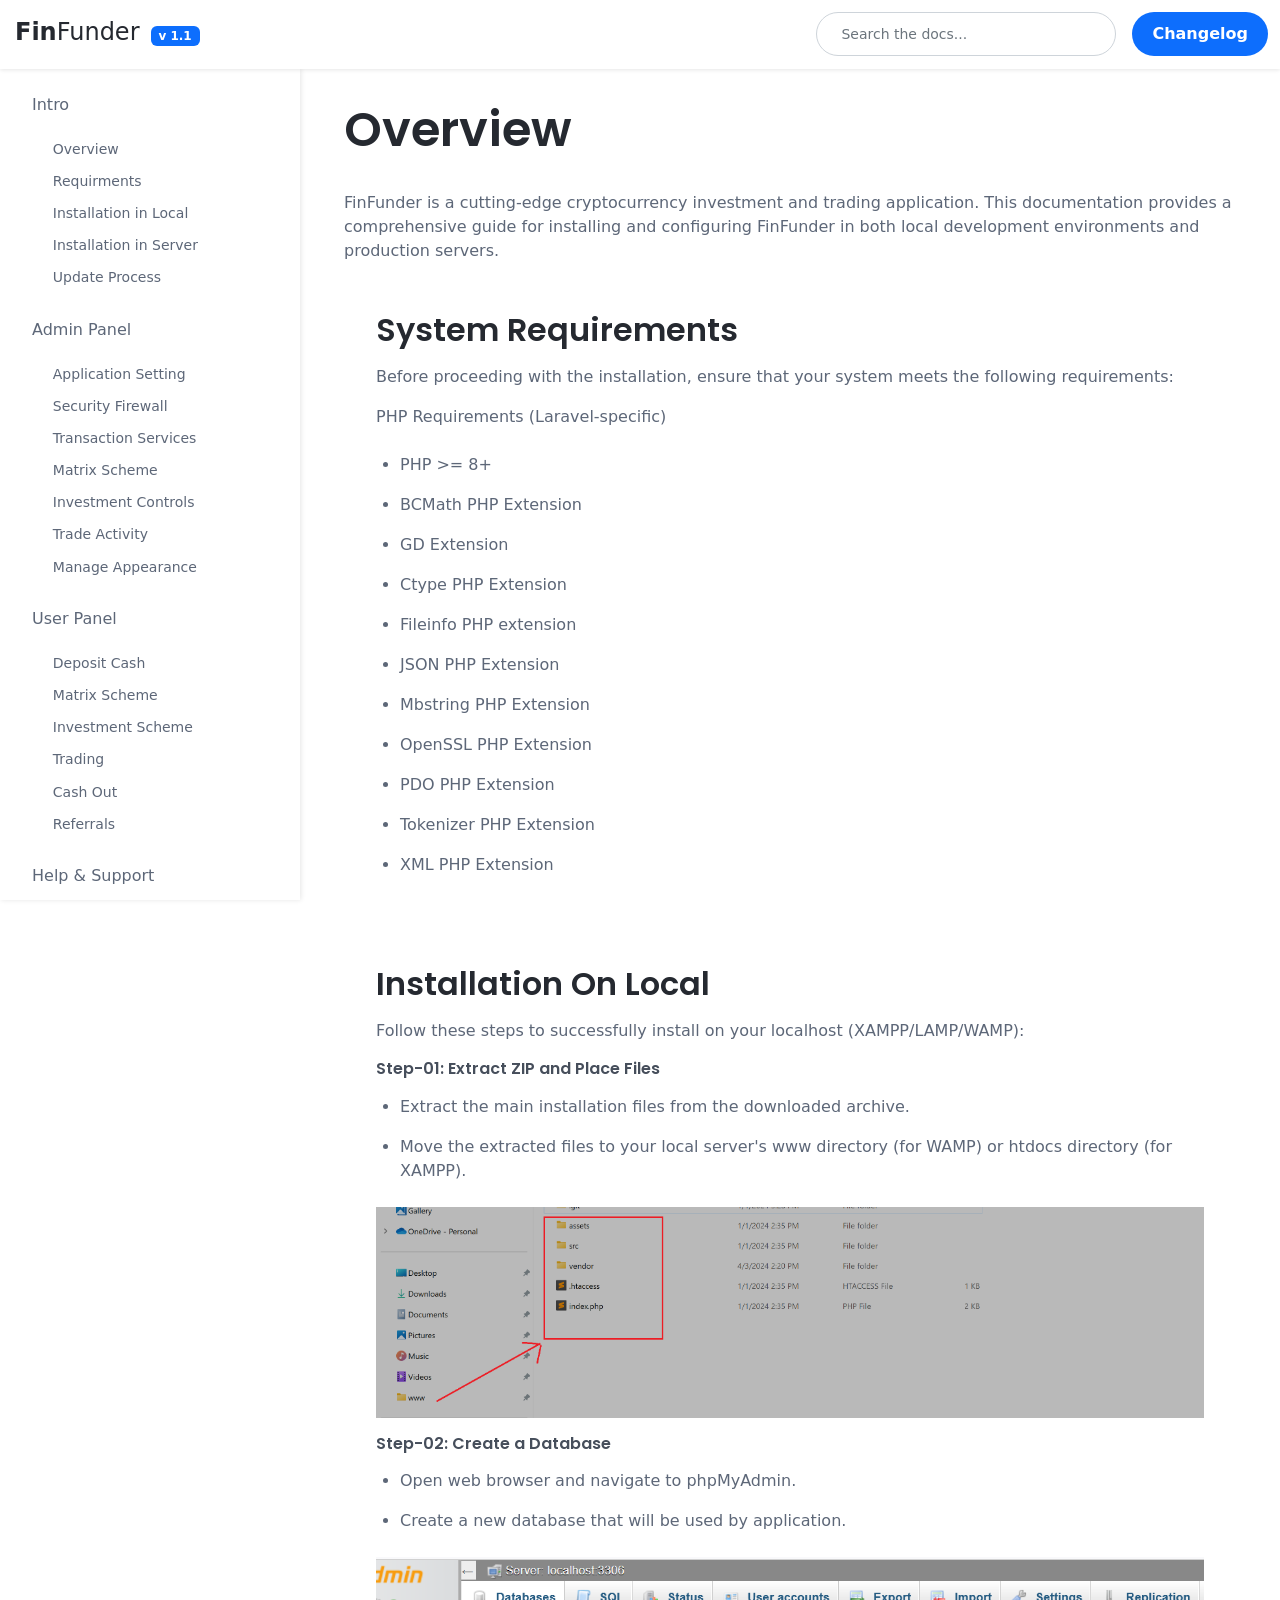
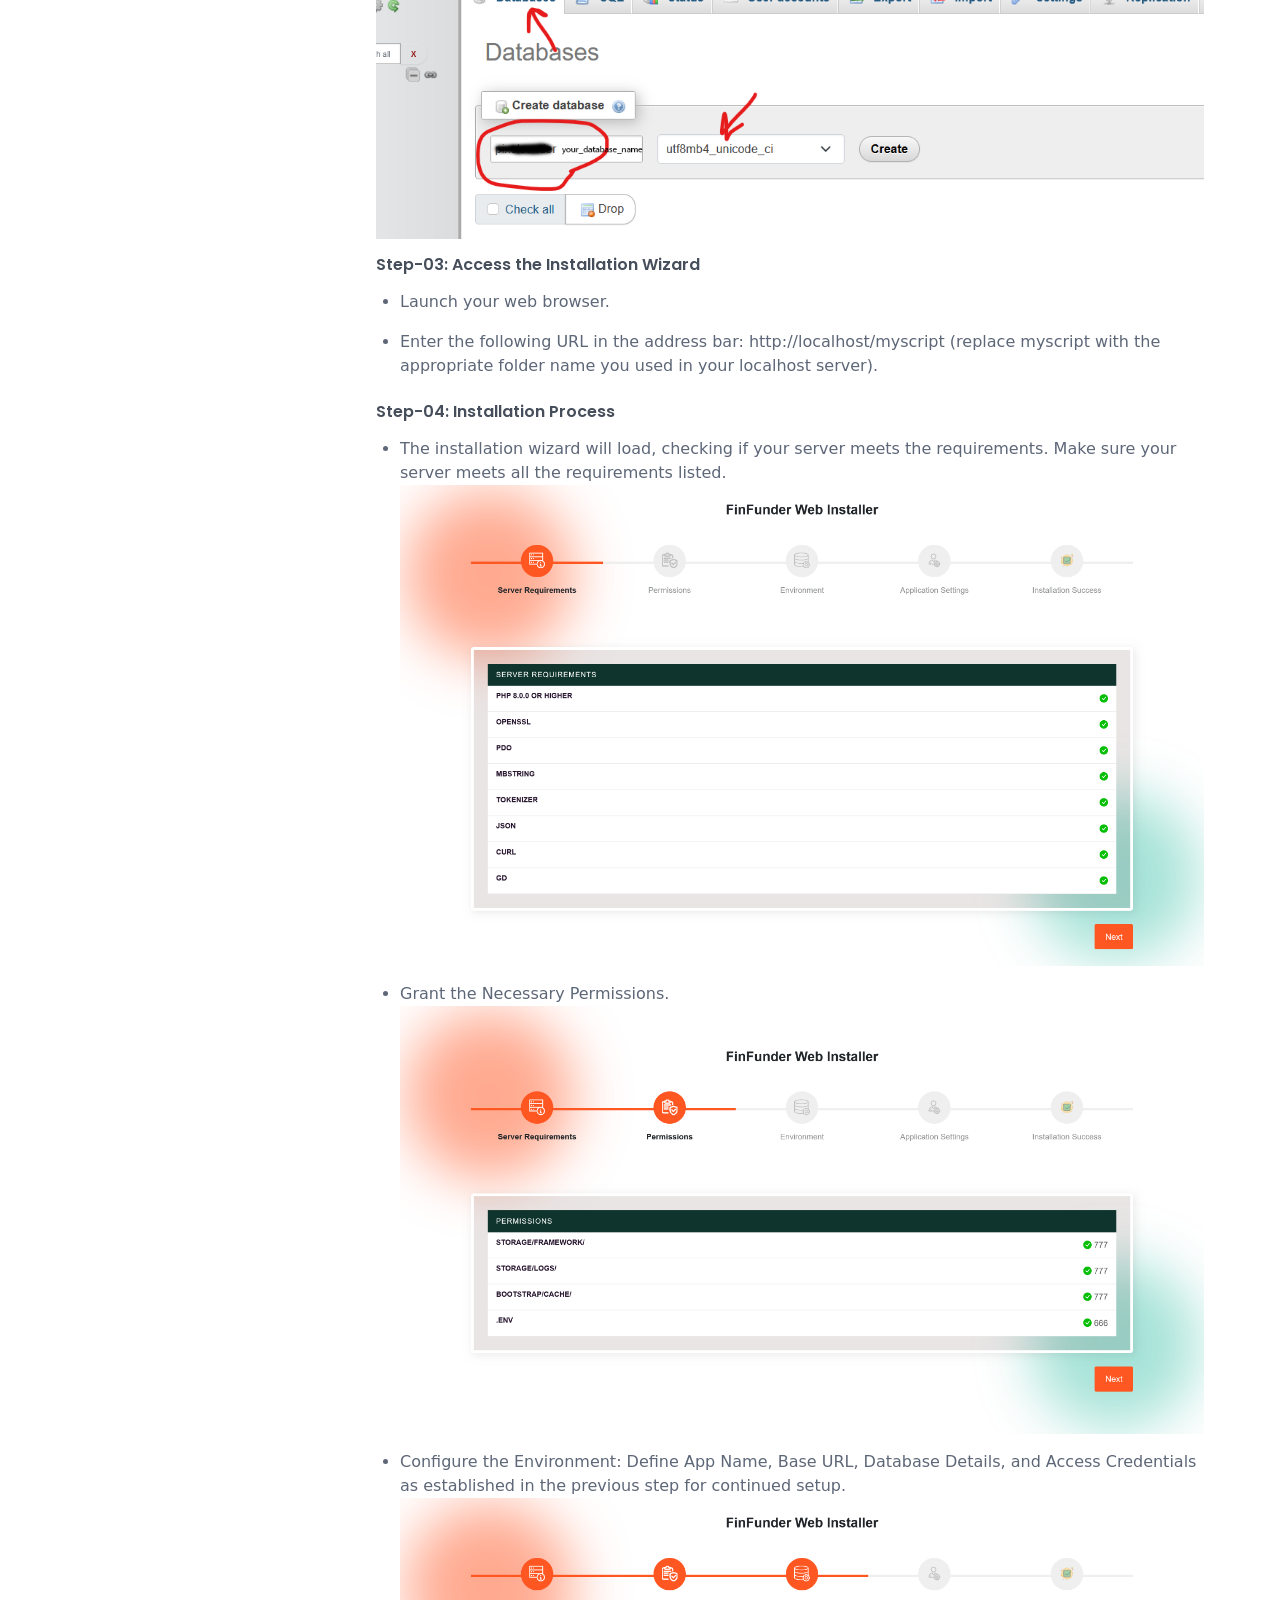
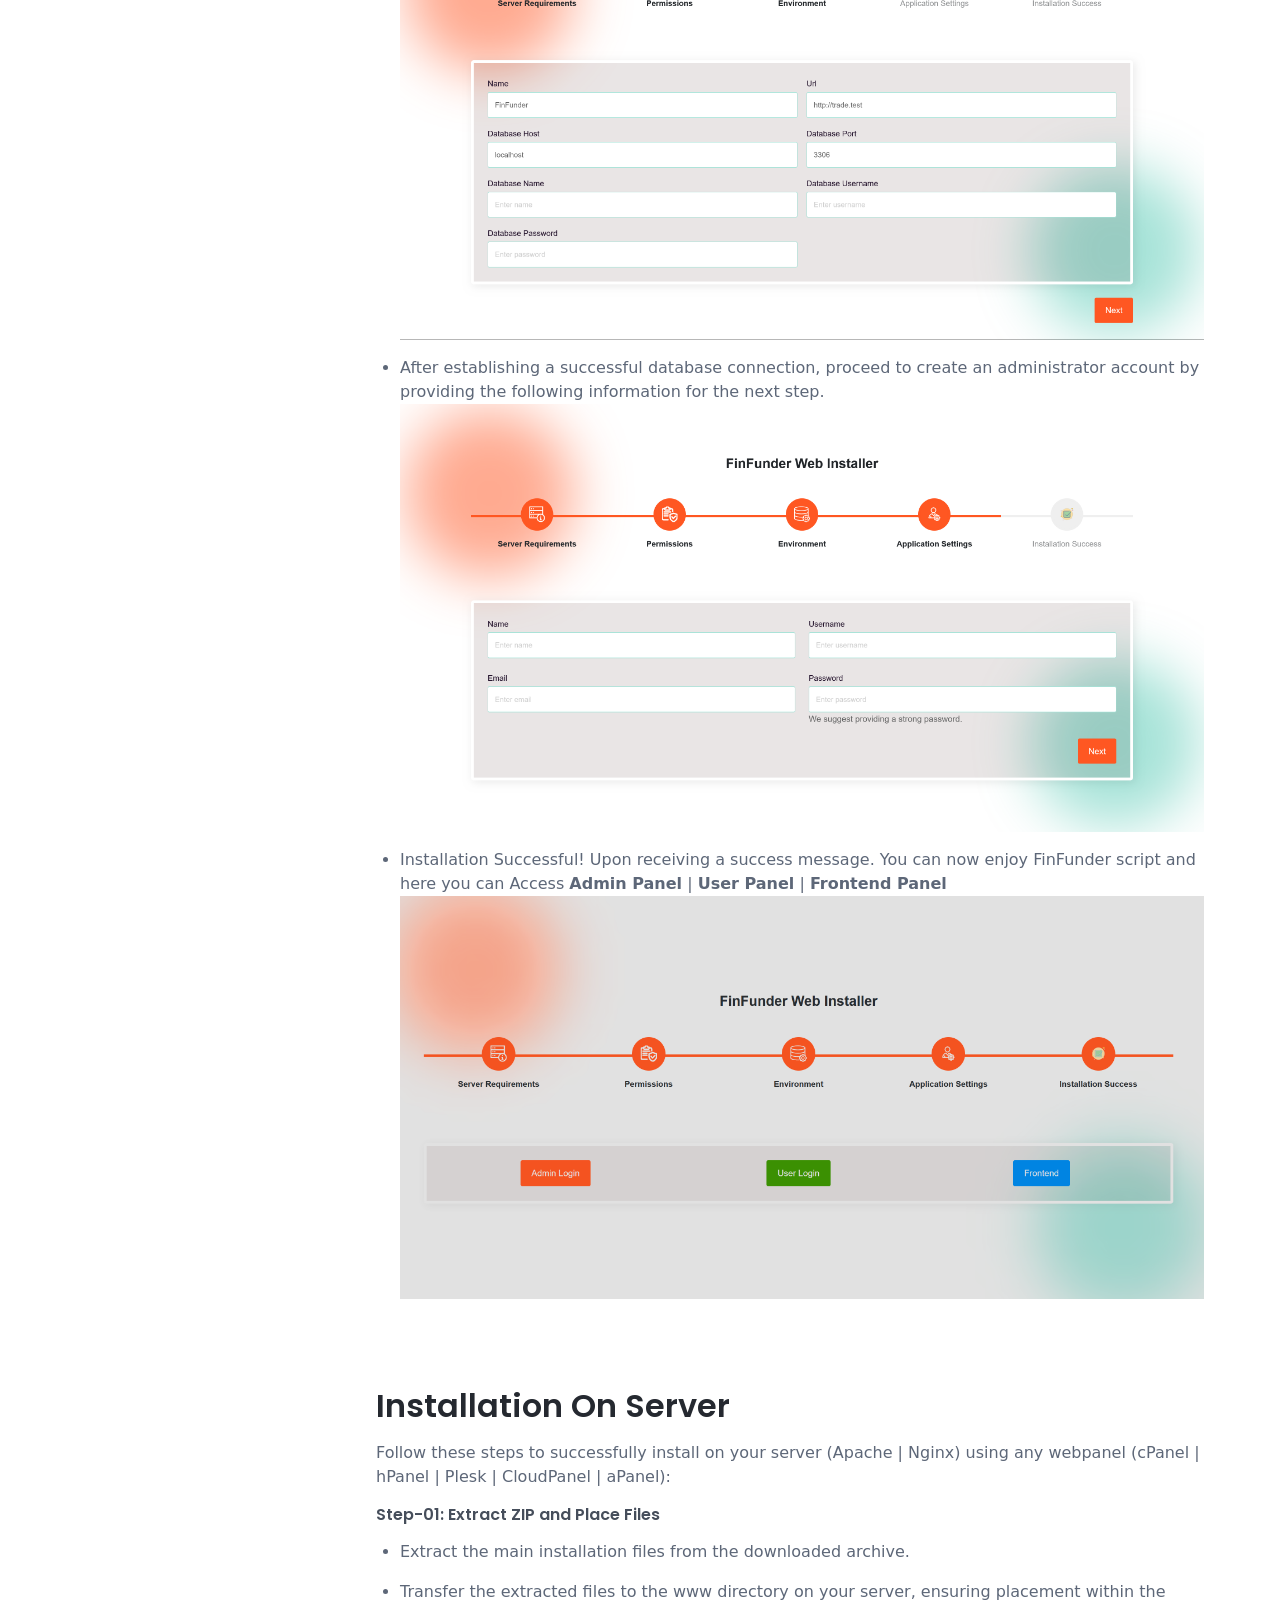
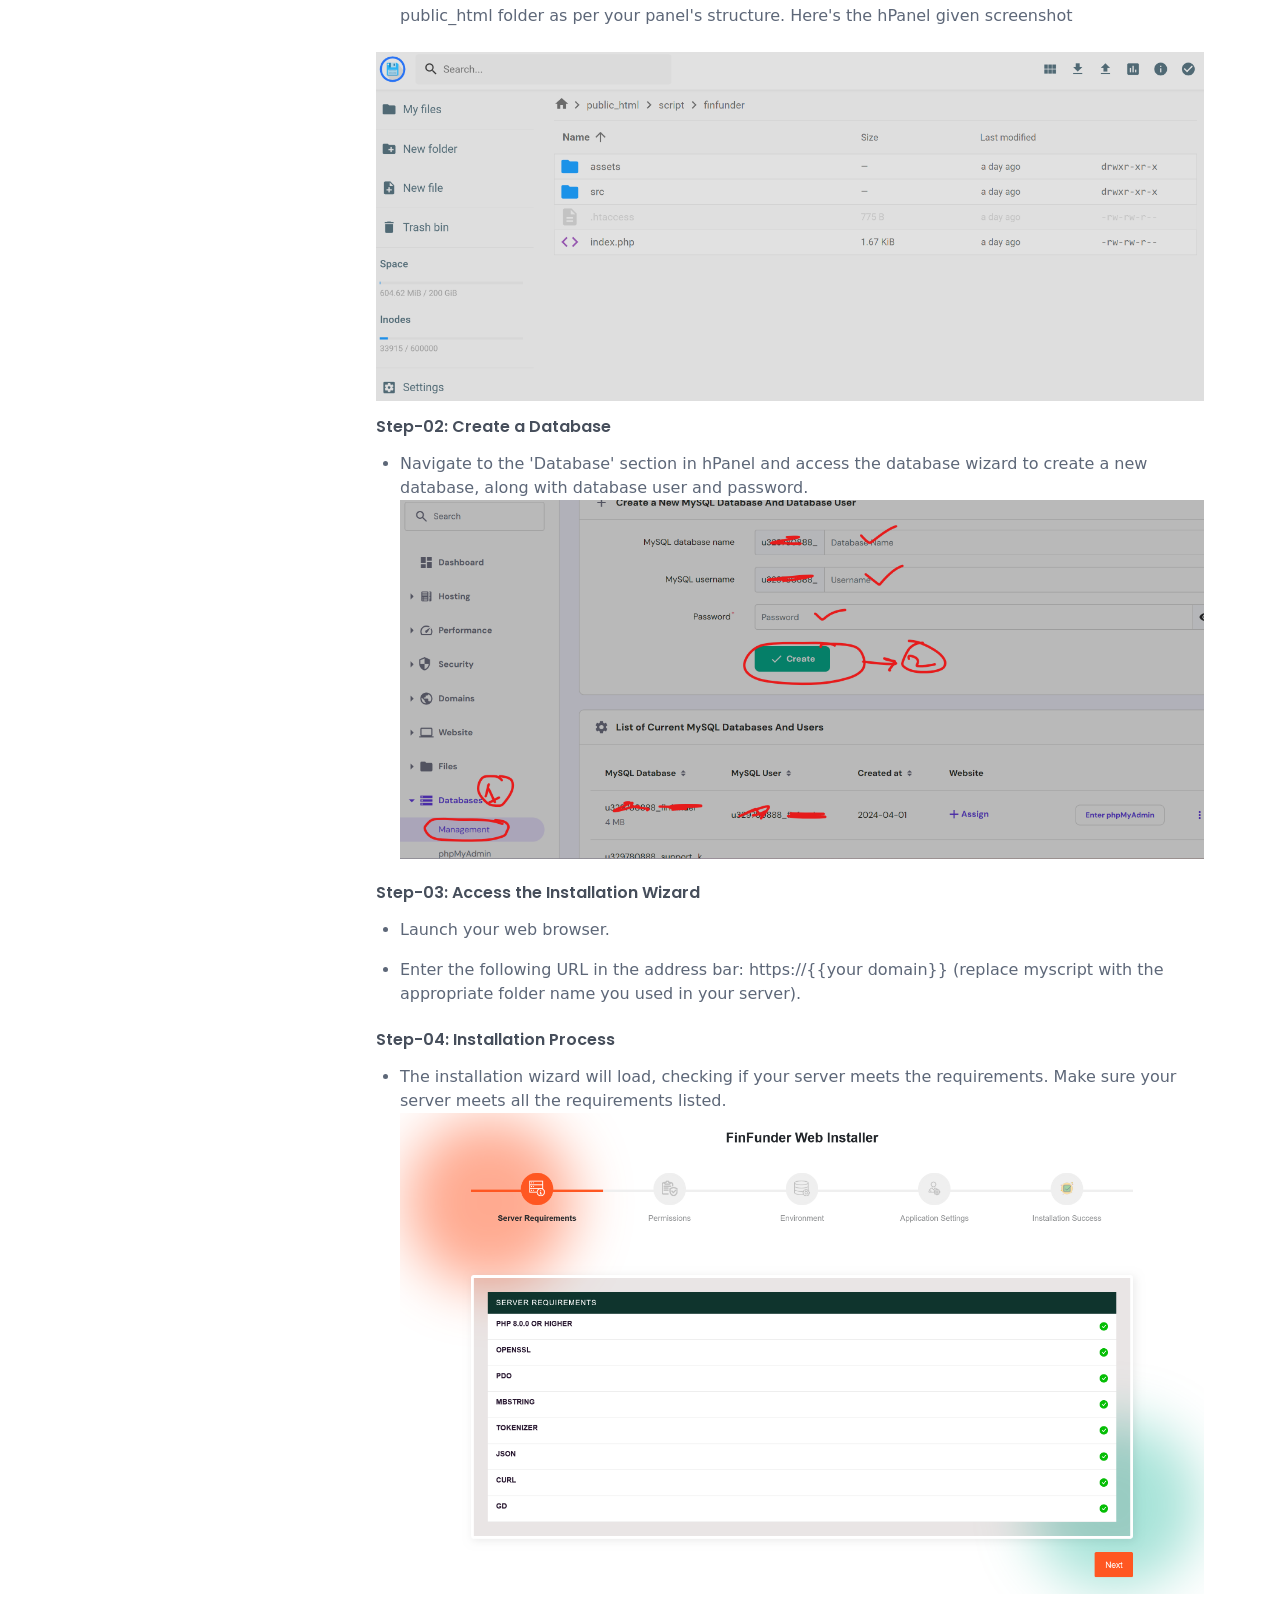
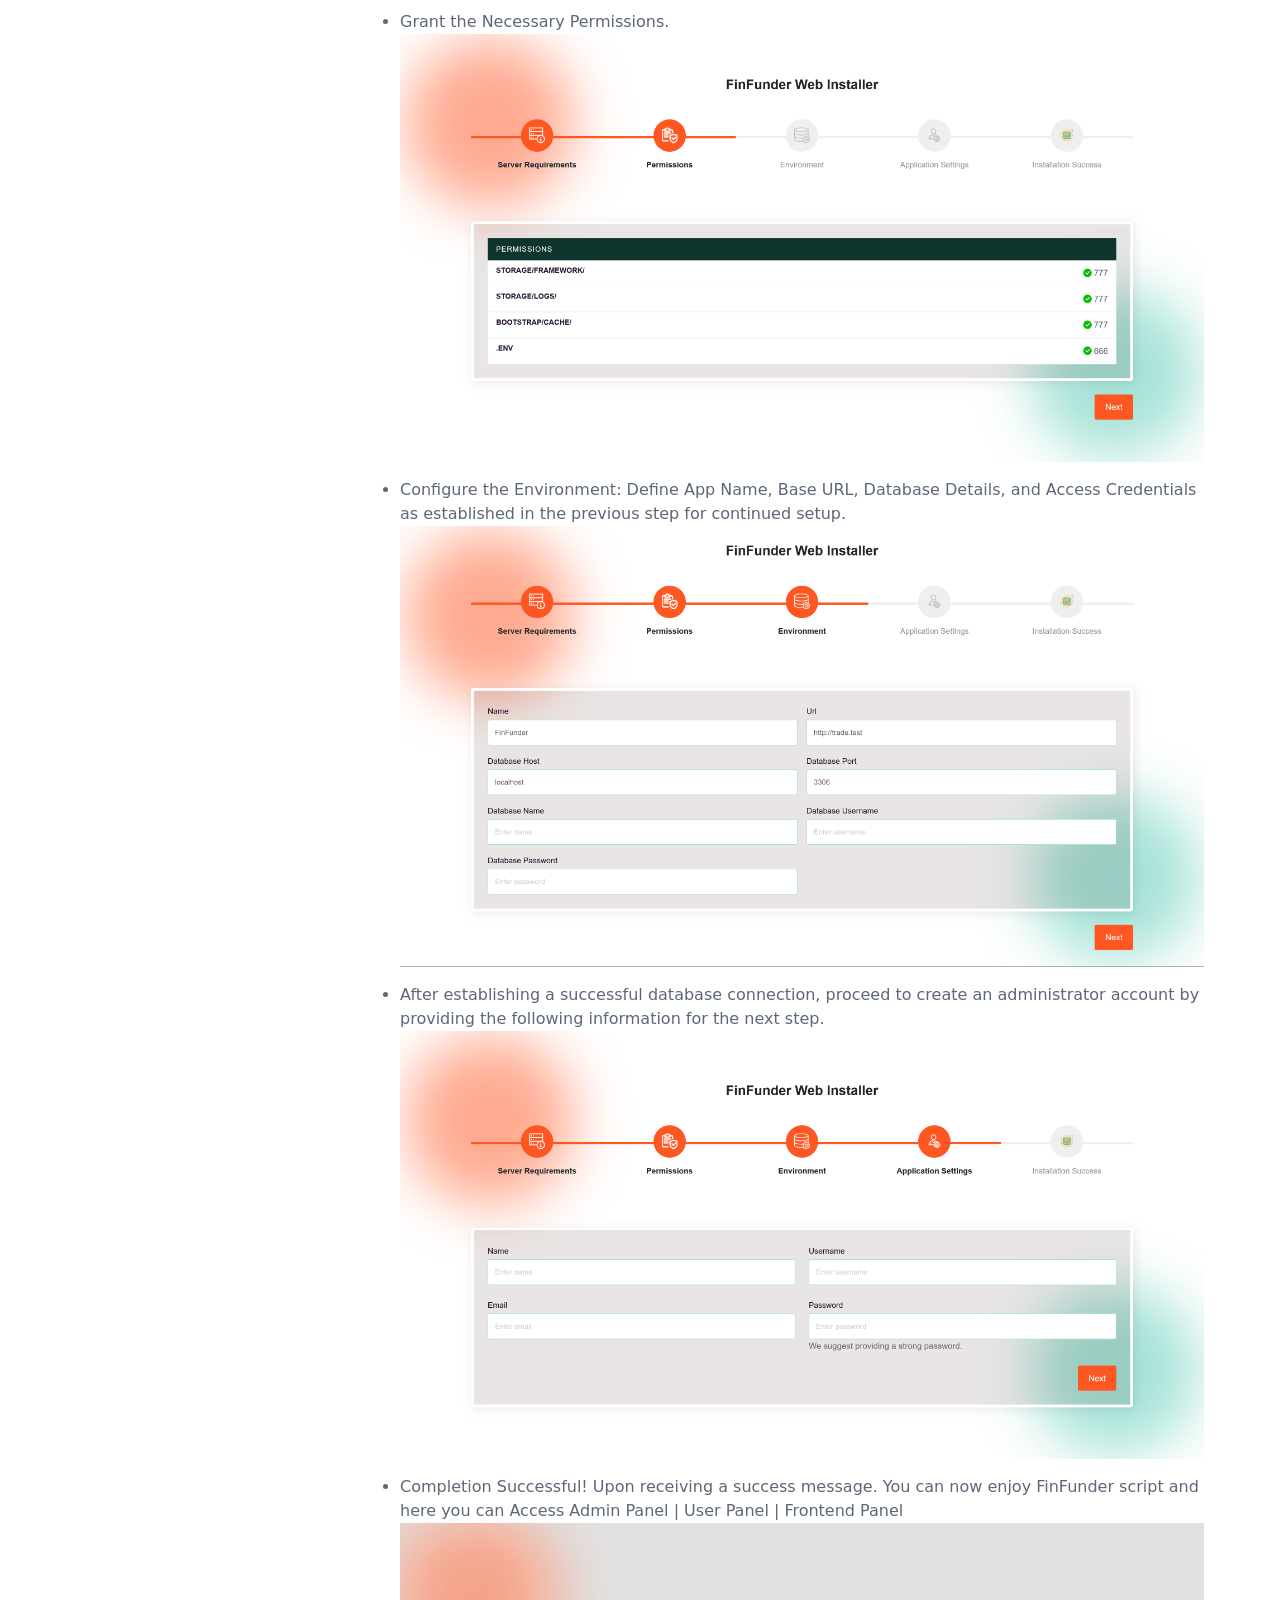
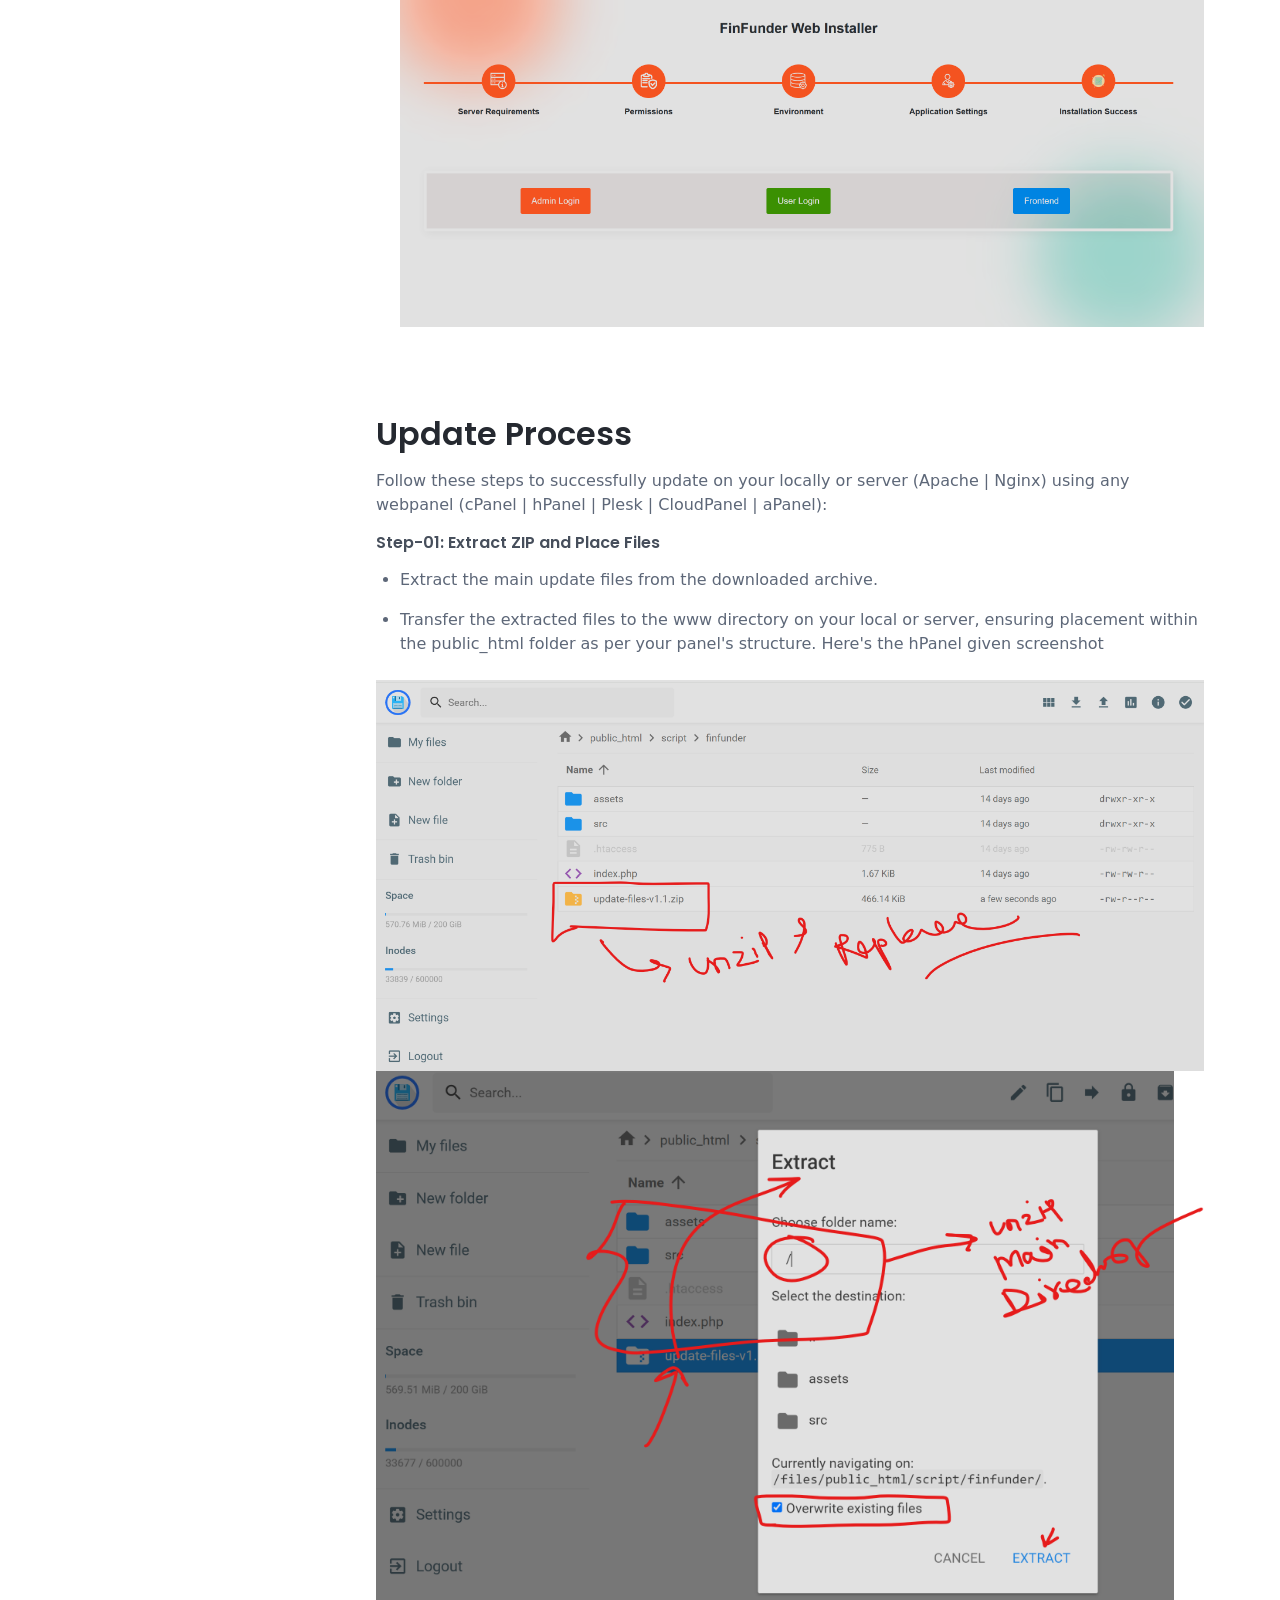
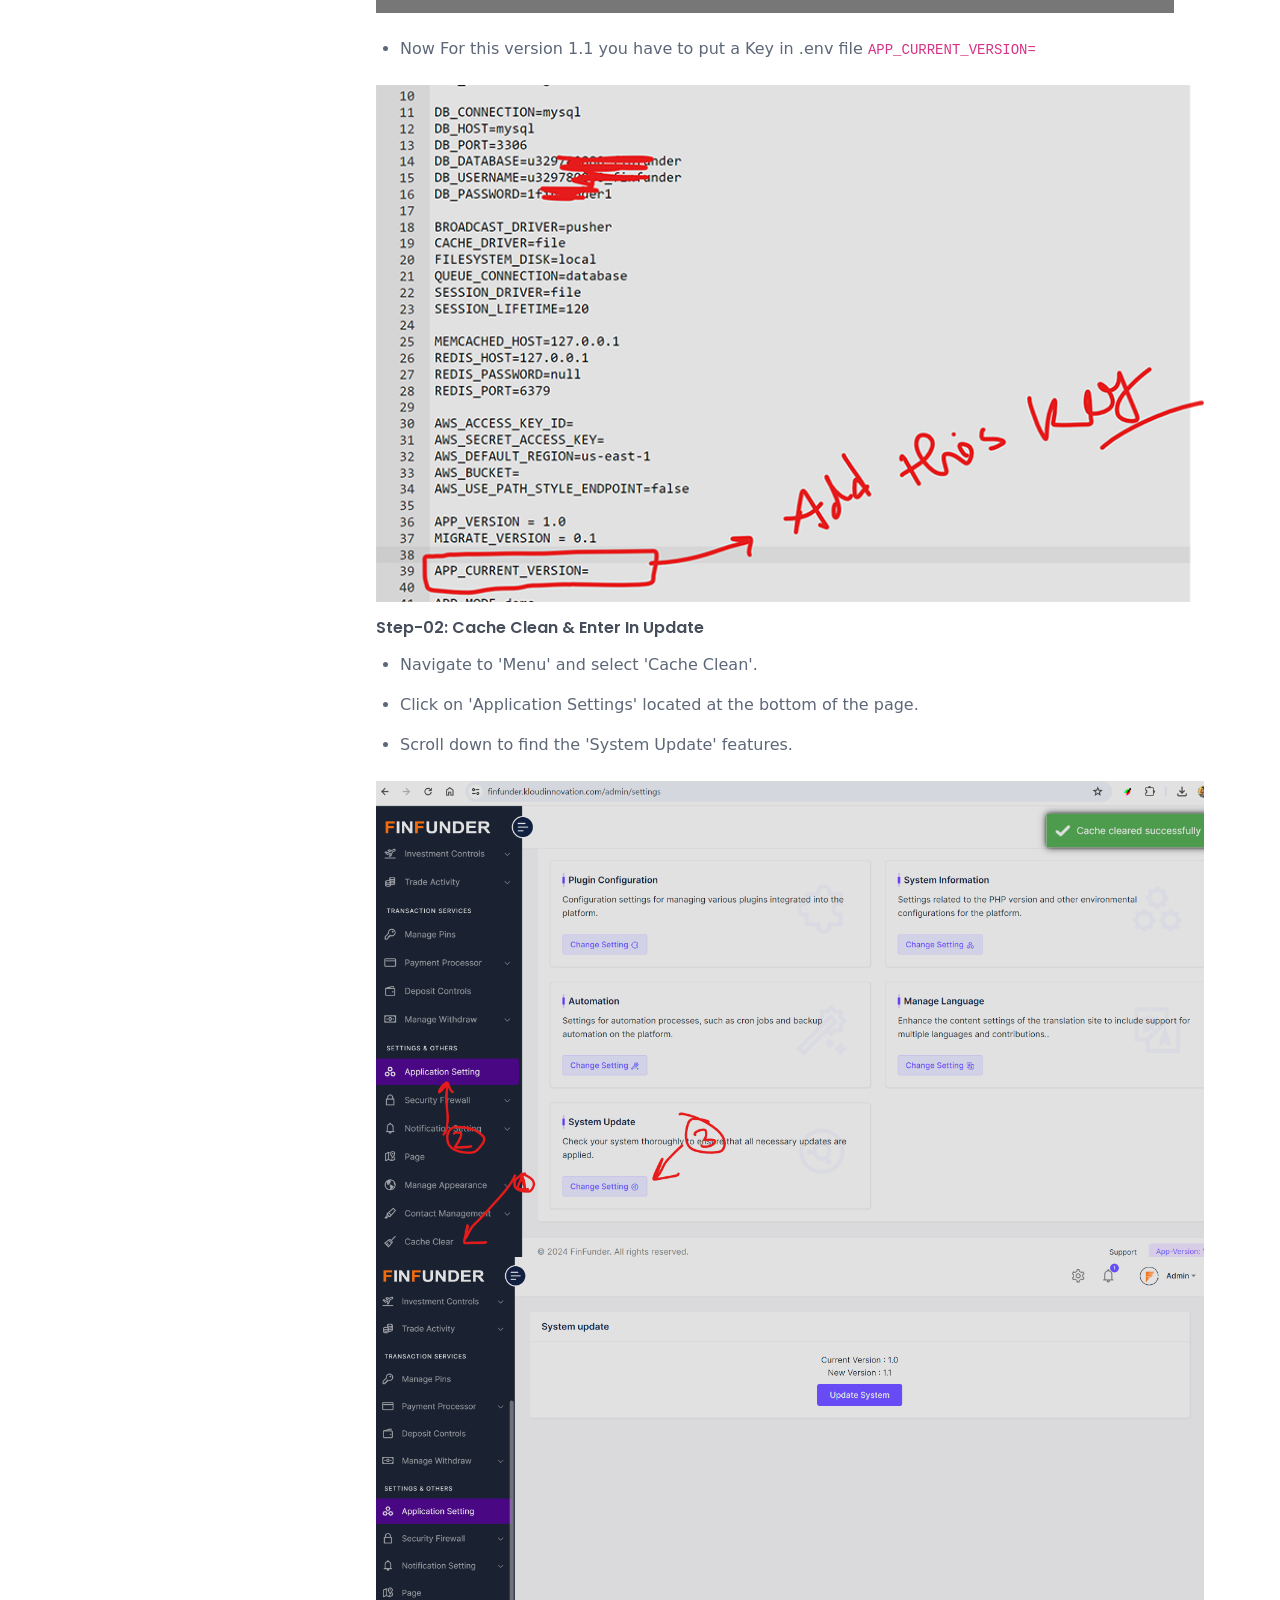
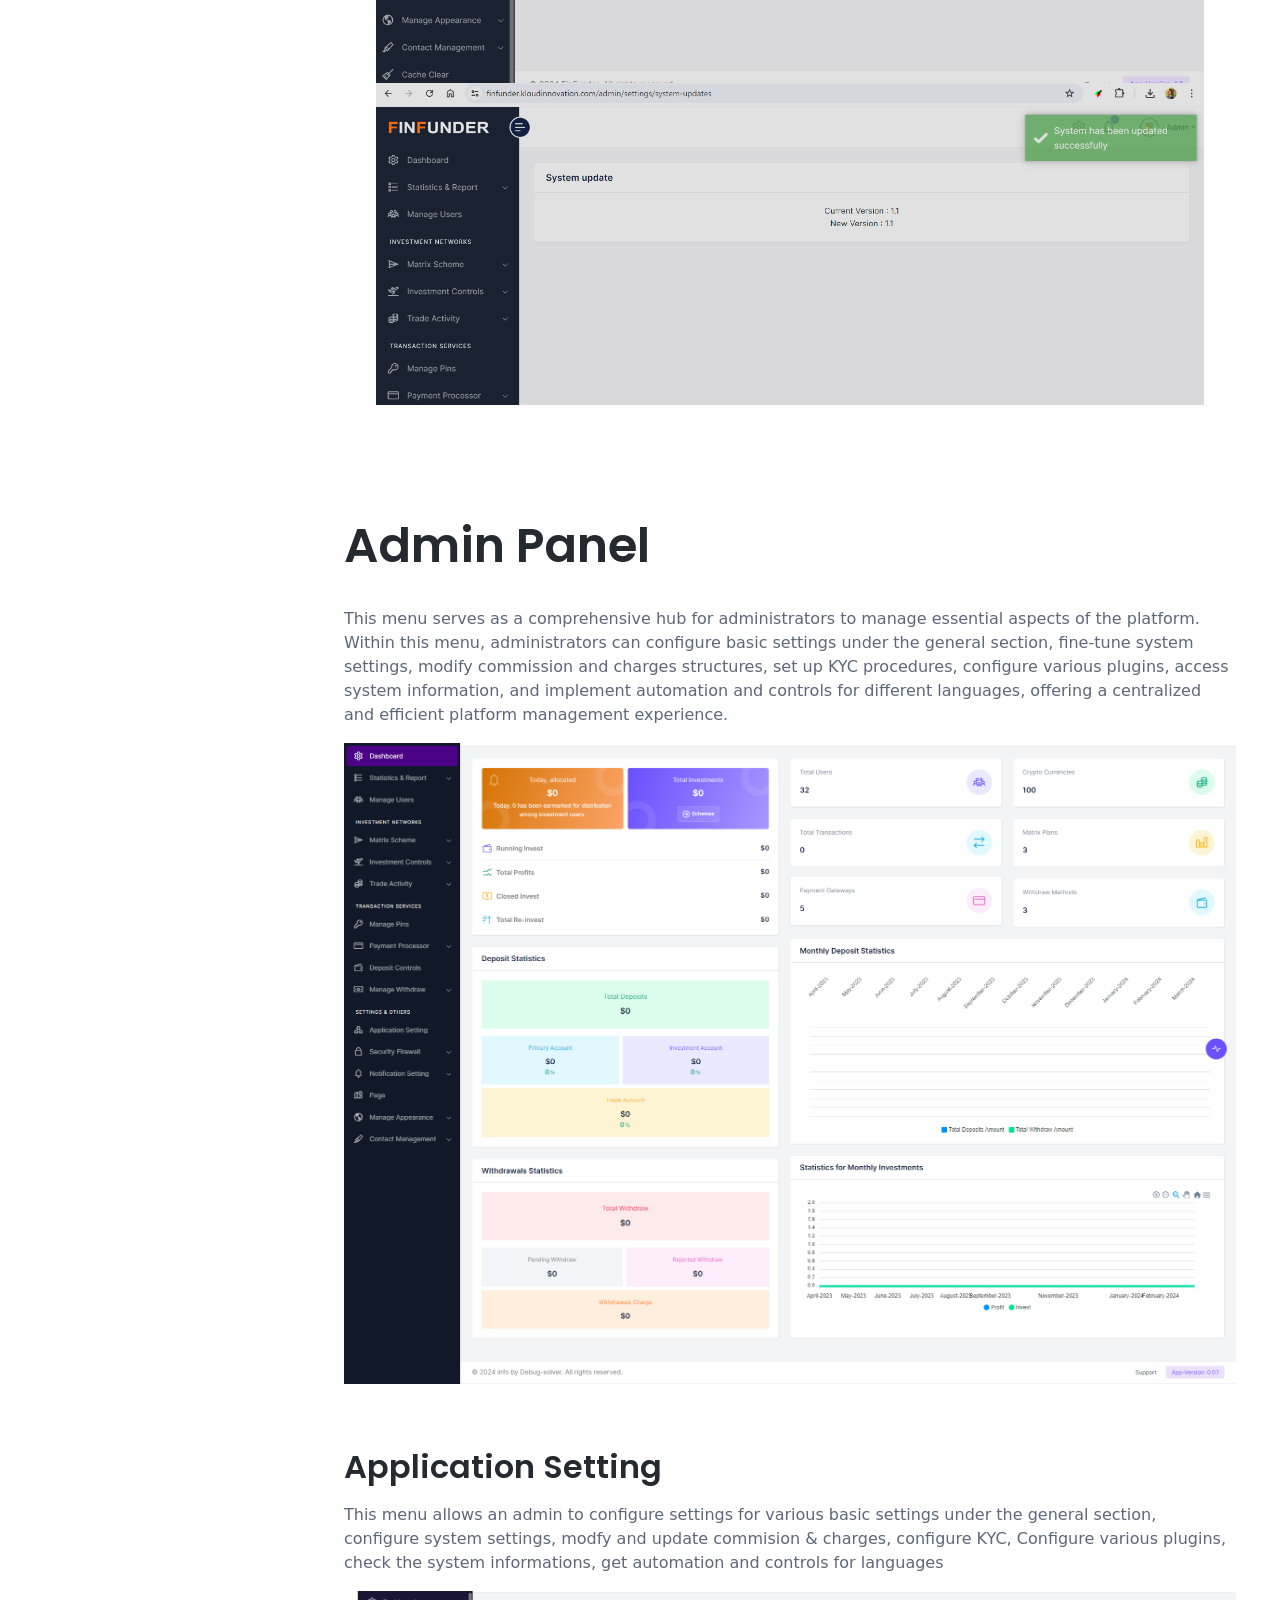
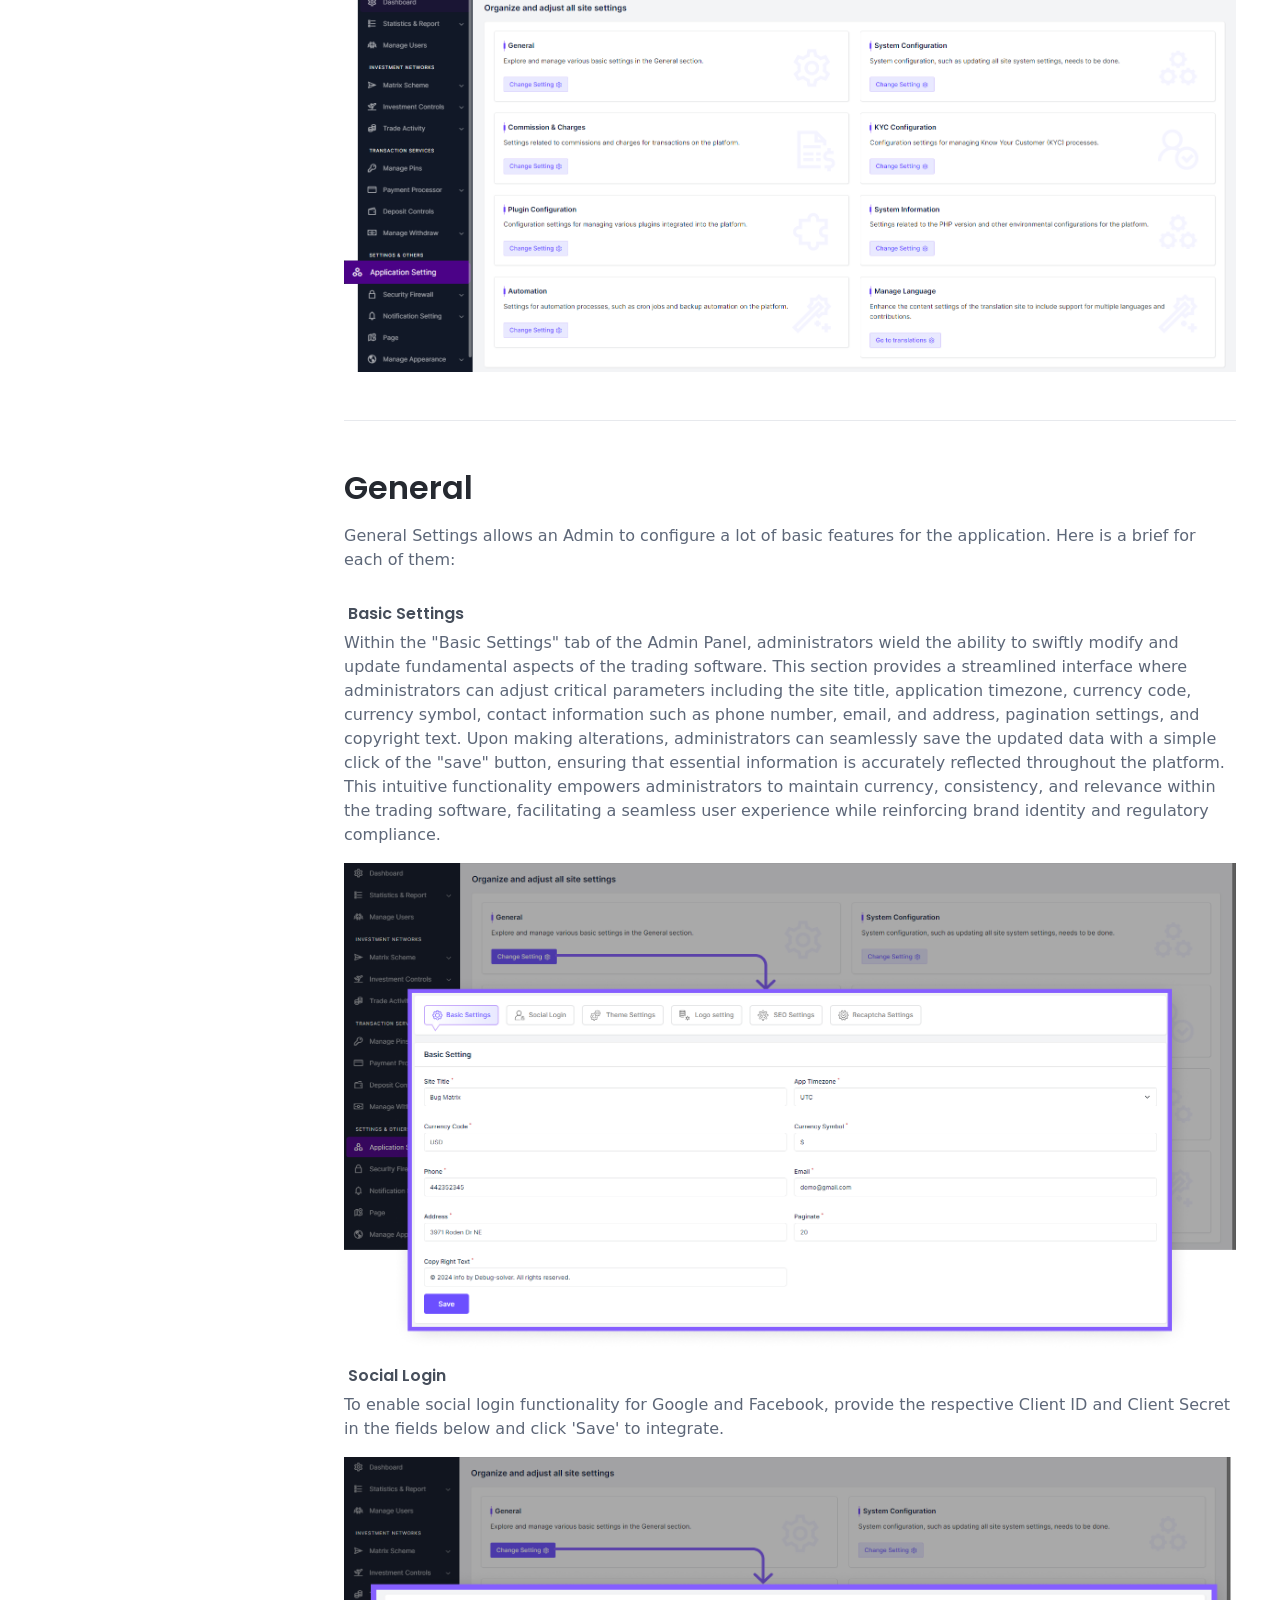
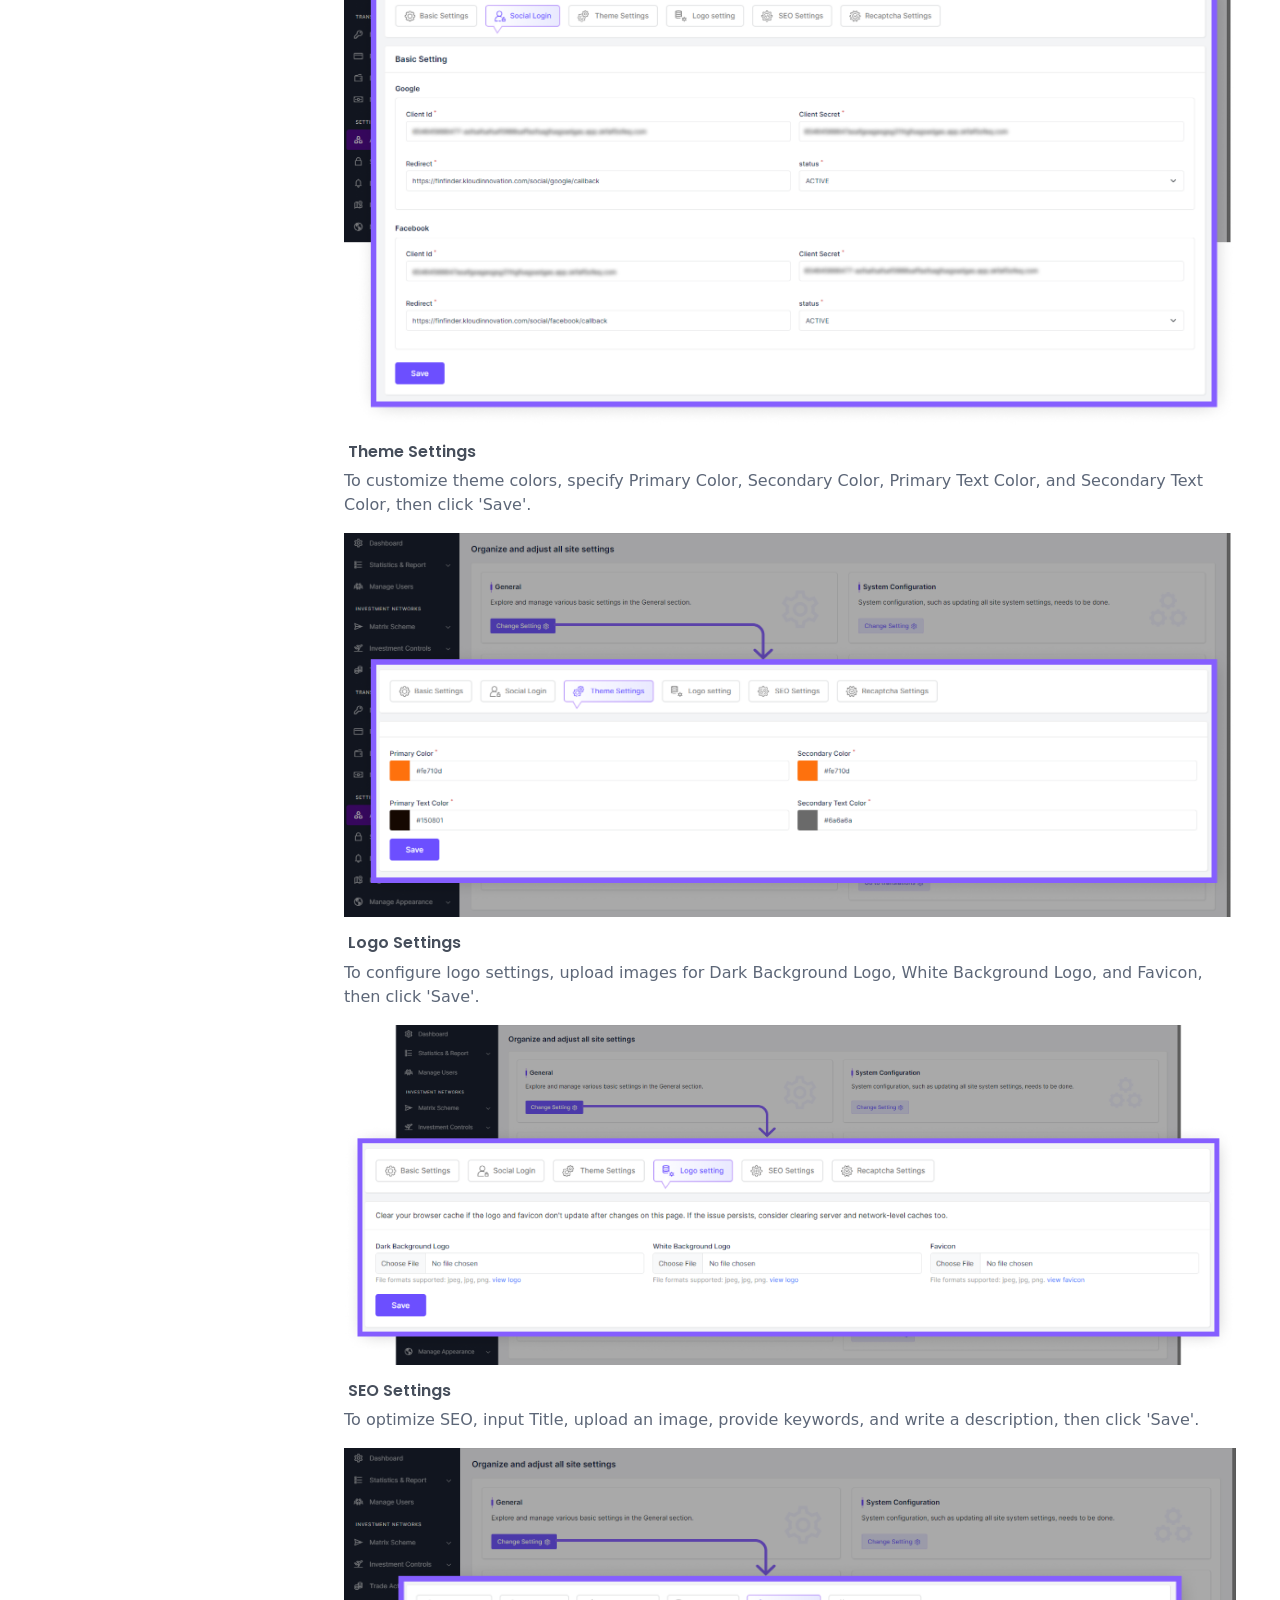
<file: documentation/index.html>
<!DOCTYPE html>
<html lang="en">

<head>
  <title>FinFunder - Document</title>
  <!-- Meta -->
  <meta charset="utf-8">
  <meta http-equiv="X-UA-Compatible" content="IE=edge">
  <meta name="viewport" content="width=device-width, initial-scale=1.0">
  <!-- Google Font -->
  <link href="https://fonts.googleapis.com/css?family=Poppins:300,400,500,600,700&display=swap" rel="stylesheet">
  <!-- Theme CSS -->
  <link rel="stylesheet" type="text/css" href="css/style.css">
</head>

<body class="docs-page" data-bs-spy="scroll" data-bs-target="#docs-nav" data-bs-root-margin="-100px 0px -40%">
  <header class="header fixed-top">
    <div class="branding docs-branding">
      <div class="container-fluid position-relative py-2">
        <div class="docs-logo-wrapper gap-2 d-flex">
          <button id="docs-sidebar-toggler" class="docs-sidebar-toggler docs-sidebar-visible d-xl-none" type="button">
            <span></span>
            <span></span>
            <span></span>
          </button>
          <div class="site-logo">
            <a class="navbar-brand" href="index.html">
              <span class="logo-text">Fin<span class="text-alt">Funder</span></span>
            </a>
            <span class="badge bg-primary"></span>
          </div>
        </div>
        
        <div class="docs-top-utilities d-flex justify-content-end align-items-center gap-3">
          <div class="top-search-box d-none d-lg-flex">
            <form class="search-form">
              <input type="search" placeholder="Search the docs..." name="search" class="form-control search-input" autocomplete="off">
              <div id="results"></div>
            </form>
          </div>

          <button type="button" class="btn-changelog btn btn-primary d-none d-lg-flex" data-bs-toggle="modal" data-bs-target="#changelogModal">
            Changelog
          </button>
        </div>
      </div>
    </div>
  </header>

  <div class="docs-wrapper">
    <div id="docs-sidebar" class="docs-sidebar">
      <div class="top-search-box d-lg-none p-3">
        <form class="search-form">
          <input type="text" placeholder="Search the docs..." name="search" class="form-control search-input">
          <button type="submit" class="btn search-btn" value="Search">
            <i class="fas fa-search"></i>
          </button>
        </form>
      </div>
      <nav id="docs-nav" class="docs-nav navbar">
        <ul class="section-items list-unstyled nav flex-column pb-3">

          <!-- Installation -->
          <li class="nav-item section-title">
            <a class="nav-link scrollto" href="#section-intro">Intro</a>
            <ul class="nav flex-column mt-2 lvl2">
              <li class="nav-item">
                <a class="nav-link scrollto" href="#overview">Overview</a> 
              </li>

              <li class="nav-item">
                <a class="nav-link scrollto" href="#requirment">Requirments</a> 
              </li>

              <li class="nav-item">
                <a class="nav-link scrollto" href="#install-local">Installation in Local</a> 
              </li>

              <li class="nav-item">
                <a class="nav-link scrollto" href="#install-server">Installation in Server</a> 
              </li>

              <li class="nav-item">
                <a class="nav-link scrollto" href="#update-process">Update Process</a> 
              </li>
            </ul>
          </li>

          <!-- Admin Panel -->
          <li class="nav-item section-title">
            <a class="nav-link scrollto" href="#section-admin-panel">Admin Panel</a>
            <ul class="nav flex-column mt-2 lvl2">
              <li class="nav-item">
                <a class="nav-link scrollto" href="#item-2-application-setting">Application Setting</a>
                <ul class="nav flex-column mt-1 lvl3">
                  <li class="nav-item section-child">
                    <a class="nav-link scrollto" href="#item-application-setting-general">General</a>
                  </li>
                  <li class="nav-item section-child">
                    <a class="nav-link scrollto" href="#item-application-setting-system-configuration">System Configuration</a>
                  </li>
                  <li class="nav-item section-child">
                    <a class="nav-link scrollto" href="#item-application-setting-comission-charges">Commission & Charges</a>
                  </li>
                  <li class="nav-item section-child">
                    <a class="nav-link scrollto" href="#item-application-setting-kyc-configuration">KYC Configuration</a>
                  </li>
                  <li class="nav-item section-child">
                    <a class="nav-link scrollto" href="#item-application-setting-plugin-configuration">Plugin Configuration</a>
                  </li>
                  <li class="nav-item section-child">
                    <a class="nav-link scrollto" href="#item-application-system-information">System Information</a>
                  </li>
                  <li class="nav-item section-child">
                    <a class="nav-link scrollto" href="#item-application-setting-automation">Automation</a>
                  </li>
                  <li class="nav-item section-child">
                    <a class="nav-link scrollto" href="#item-application-setting-manage-language">Manage Language</a>
                  </li>
                </ul>
              </li>
              <li class="nav-item">
                <a class="nav-link scrollto" href="#item-2-security-firewall">Security Firewall</a>
                <ul class="nav flex-column mt-1 lvl3">
                  <li class="nav-item section-child">
                    <a class="nav-link scrollto" href="#item-security-firewall-settings">Settings</a>
                  </li>
                </ul>
              </li>
              <li class="nav-item">
                <a class="nav-link scrollto" href="#item-2-transaction-services">Transaction Services</a>
                <ul class="nav flex-column mt-1 lvl3">
                  <li class="nav-item section-child">
                    <a class="nav-link scrollto" href="#item-transaction-services-manage-pins">Manage Pins</a>
                  </li>
                  <li class="nav-item section-child">
                    <a class="nav-link scrollto" href="#item-transaction-services-payment-process">Payment Process</a>
                  </li>
                  <li class="nav-item section-child">
                    <a class="nav-link scrollto" href="#item-transaction-services-manage-withdraws">Manage Withdraw</a>
                  </li>
                </ul>
              </li>
              <li class="nav-item">
                <a class="nav-link scrollto" href="#item-2-matrix-scheme">Matrix Scheme</a>
                <ul class="nav flex-column mt-1 lvl3">
                  <li class="nav-item section-child">
                    <a class="nav-link scrollto" href="#item-matrix-scheme-parameters">Matrix Parameters</a>
                  </li>
                  <li class="nav-item section-child">
                    <a class="nav-link scrollto" href="#item-matrix-scheme-plans">Plans</a>
                  </li>
                </ul>
              </li>
              <li class="nav-item">
                <a class="nav-link scrollto" href="#item-2-investment-control">Investment Controls</a>
              </li>
              <li class="nav-item">
                <a class="nav-link scrollto" href="#item-2-trade-activity">Trade Activity</a>
              </li>

              <li class="nav-item">
                <a class="nav-link scrollto" href="#item-2-manage-appearance">Manage Appearance</a>
                <ul class="nav flex-column mt-1 lvl3">
                  <li class="nav-item section-child">
                    <a class="nav-link scrollto" href="#item-manage-appearance-about-section">About Section</a>
                  </li>
                  <li class="nav-item section-child">
                    <a class="nav-link scrollto" href="#item-manage-appearance-advertise-section">Advertise Section</a>
                  </li>
                  <li class="nav-item section-child">
                    <a class="nav-link scrollto" href="#item-manage-appearance-banner-section">Banner Section</a>
                  </li>
                  <li class="nav-item section-child">
                    <a class="nav-link scrollto" href="#item-manage-appearance-blog-section">Blog Section</a>
                  </li>
                  <li class="nav-item section-child">
                    <a class="nav-link scrollto" href="#item-manage-appearance-choose-us-section">Choose Us</a>
                  </li>
                  <li class="nav-item section-child">
                    <a class="nav-link scrollto" href="#item-manage-appearance-contact-section">Contact</a>
                  </li>
                  <li class="nav-item section-child">
                    <a class="nav-link scrollto" href="#item-manage-appearance-cookie-section">Cookie</a>
                  </li>
                  <li class="nav-item section-child">
                    <a class="nav-link scrollto" href="#item-manage-appearance-crypto-coin-section">Crypto Coin</a>
                  </li>
                  <li class="nav-item section-child">
                    <a class="nav-link scrollto" href="#item-manage-appearance-crypto-pairs-section">Crypto Pairs</a>
                  </li>
                  <li class="nav-item section-child">
                    <a class="nav-link scrollto" href="#item-manage-appearance-currency-exchange-section">Currency Exchange</a>
                  </li>
                  <li class="nav-item section-child">
                    <a class="nav-link scrollto" href="#item-manage-appearance-faq-section-section">FAQ Section</a>
                  </li>
                  <li class="nav-item section-child">
                    <a class="nav-link scrollto" href="#item-manage-appearance-feature-section">Feature</a>
                  </li>
                  <li class="nav-item section-child">
                    <a class="nav-link scrollto" href="#item-manage-appearance-footer-section">Footer Section</a>
                  </li>
                  <li class="nav-item section-child">
                    <a class="nav-link scrollto" href="#item-manage-appearance-matrix-plan-section">Matrix Plan</a>
                  </li>
                  <li class="nav-item section-child">
                    <a class="nav-link scrollto" href="#item-manage-appearance-page-section">Page</a>
                  </li>
                  <li class="nav-item section-child">
                    <a class="nav-link scrollto" href="#item-manage-appearance-investment-plan-section">Investment Plan</a>
                  </li>
                  <li class="nav-item section-child">
                    <a class="nav-link scrollto" href="#item-manage-appearance-process-section">Process Section</a>
                  </li>
                  <li class="nav-item section-child">
                    <a class="nav-link scrollto" href="#item-manage-appearance-service-section">Service Section</a>
                  </li>
                  <li class="nav-item section-child">
                    <a class="nav-link scrollto" href="#item-manage-appearance-sign-in-section">Sign In</a>
                  </li>
                  <li class="nav-item section-child">
                    <a class="nav-link scrollto" href="#item-manage-appearance-sign-up-section">Sign Up</a>
                  </li>
                  <li class="nav-item section-child">
                    <a class="nav-link scrollto" href="#item-manage-appearance-social-section">Social Section</a>
                  </li>
                  <li class="nav-item section-child">
                    <a class="nav-link scrollto" href="#item-manage-appearance-testimonial-section">Testimonial</a>
                  </li>
                </ul>
              </li>
            </ul>
          </li>

          <!-- User Panel -->
          <li class="nav-item section-title">
            <a class="nav-link scrollto" href="#section-user">User Panel</a>
            <ul class="nav flex-column mt-2 lvl2">
              
              <li class="nav-item">
                <a class="nav-link scrollto" href="#item-2-user-deposit">Deposit Cash</a>
                <ul class="nav flex-column mt-1 lvl3">
                  <li class="nav-item section-child">
                    <a class="nav-link scrollto" href="#item-user-wallet-top-up">Wallet Top-Up</a>
                  </li>
                </ul>
              </li>

              <li class="nav-item">
                <a class="nav-link scrollto" href="#item-2-user-matrix-scheme">Matrix Scheme</a>
              </li>
             
              <li class="nav-item">
                <a class="nav-link scrollto" href="#item-2-user-investment-scheme">Investment Scheme</a>
              </li>

              <li class="nav-item">
                <a class="nav-link scrollto" href="#item-2-user-trades">Trading</a>
                <ul class="nav flex-column mt-1 lvl3">
                  <li class="nav-item section-child">
                    <a class="nav-link scrollto" href="#item-user-binary-trade">Binary Trade</a>
                  </li>
                  <li class="nav-item section-child">
                    <a class="nav-link scrollto" href="#item-user-practice-trade">Practice trade</a>
                  </li>
                </ul>
              </li>

              <li class="nav-item">
                <a class="nav-link scrollto" href="#item-2-user-cash-out">Cash Out</a>
              </li>

              <li class="nav-item">
                <a class="nav-link scrollto" href="#item-2-user-referral">Referrals</a>
              </li>
            </ul>
          </li>

          <!-- Support Area -->
          <li class="nav-item section-title">
            <a class="nav-link scrollto" href="#section-support">Help & Support</a>
            <ul class="nav flex-column mt-2 lvl2">
              <li class="nav-item">
                <a class="nav-link scrollto" href="#user-support">Support</a>
              </li>
            </ul>
          </li>
        </ul>
      </nav>
    </div>


    <div class="docs-content">
      <div class="container">


        <article class="docs-article" id="section-intro">
          <header class="docs-header">
            <h1 class="docs-heading">Overview</h1>
            <section class="docs-intro" id="overview">
              <p>
                FinFunder is a cutting-edge cryptocurrency investment and trading application. This documentation provides a comprehensive guide for installing and configuring FinFunder in both local development environments and production servers.
              </p> 
            </section>
          </header>

          <section class="docs-article" id="requirment">
            <h2 class="section-heading">System Requirements</h2>
            <p>
              Before proceeding with the installation, ensure that your system meets the following requirements:
            </p>
            <p>PHP Requirements (Laravel-specific)</p>
            <ul>
              <li>PHP &gt;= 8+</li>
              <li>BCMath PHP Extension</li>
              <li>GD Extension</li>
              <li>Ctype PHP Extension</li>
              <li>Fileinfo PHP extension</li>
              <li>JSON PHP Extension</li>
              <li>Mbstring PHP Extension</li>
              <li>OpenSSL PHP Extension</li>
              <li>PDO PHP Extension</li>
              <li>Tokenizer PHP Extension</li>
              <li>XML PHP Extension</li>
            </ul>
          </section>

          <section class="docs-article" id="install-local">
            <h2 class="section-heading">Installation On Local</h2>
            <p>
              Follow these steps to successfully install on your localhost (XAMPP/LAMP/WAMP):
            </p>
            <p> 
              <h5>Step-01: Extract ZIP and Place Files</h5>
              <ul>
                <li>Extract the main installation files from the downloaded archive.</li>
                <li>Move the extracted files to your local server's www directory (for WAMP) or htdocs directory (for XAMPP).</li>
              </ul>
              <img src="images/installation/local-files.png" class="w-100">
            </p>
            <p> 
              <h5>Step-02: Create a Database</h5>
              <ul>
                <li>Open web browser and navigate to phpMyAdmin.</li>
                <li>Create a new database that will be used by application.</li>
              </ul>
              <img src="images/installation/database_create.png" class="w-100">
            </p>

            <p> 
              <h5>Step-03: Access the Installation Wizard</h5>
              <ul>
                <li>Launch your web browser.</li>
                <li>Enter the following URL in the address bar: http://localhost/myscript (replace myscript with the appropriate folder name you used in your localhost server).</li>
              </ul>
            </p>

            <p> 
              <h5>Step-04: Installation Process</h5>
              <ul>
                <li>The installation wizard will load, checking if your server meets the requirements. Make sure your server meets all the requirements listed.
                  <img src="images/installation/ins-1.png" class="w-100">
                </li>
                <li>Grant the Necessary Permissions.
                  <img src="images/installation/ins-2.png" class="w-100">
                </li>
                <li>Configure the Environment: Define App Name, Base URL, Database Details, and Access Credentials as established in the previous step for continued setup.
                  <img src="images/installation/ins-3.png" class="w-100">
                </li>
                <li>After establishing a successful database connection, proceed to create an administrator account by providing the following information for the next step.
                  <img src="images/installation/ins-4.png" class="w-100">
                </li>
                <li>Installation Successful! Upon receiving a success message. You can now enjoy FinFunder script and here you can Access <b>Admin Panel</b> | <b>User Panel</b> | <b>Frontend Panel</b>
                  <img src="images/installation/ins-5.png" class="w-100">
                </li>
              </ul> 
            </p>
          </section>

          <section class="docs-article" id="install-server">
            <h2 class="section-heading">Installation On Server</h2>
            <p>
              Follow these steps to successfully install on your server (Apache |
               Nginx) using any webpanel (cPanel | hPanel | Plesk | CloudPanel | aPanel):
            </p>
            <p> 
              <h5>Step-01: Extract ZIP and Place Files</h5>
              <ul>
                <li>Extract the main installation files from the downloaded archive.</li>
                <li>Transfer the extracted files to the www directory on your server, ensuring placement within the public_html folder as per your panel's structure. Here's the hPanel given screenshot</li>
              </ul>
              <img src="images/installation/server-files.png" class="w-100">
            </p>
            <p> 
              <h5>Step-02: Create a Database</h5>
              <ul>
                <li>Navigate to the 'Database' section in hPanel and access the database wizard to create a new database, along with database user and password.
                  <img src="images/installation/hp-db-create.png" class="w-100">
                </li>
              </ul>
            </p>

            <p> 
              <h5>Step-03: Access the Installation Wizard</h5>
              <ul>
                <li>Launch your web browser.</li>
                <li>Enter the following URL in the address bar: https://{{your domain}} (replace myscript with the appropriate folder name you used in your server).</li>
              </ul>
            </p>

            <p> 
              <h5>Step-04: Installation Process</h5>
              <ul>
                <li>The installation wizard will load, checking if your server meets the requirements. Make sure your server meets all the requirements listed.
                  <img src="images/installation/ins-1.png" class="w-100">
                </li>
                <li>Grant the Necessary Permissions.
                  <img src="images/installation/ins-2.png" class="w-100">
                </li>
                <li>Configure the Environment: Define App Name, Base URL, Database Details, and Access Credentials as established in the previous step for continued setup.
                  <img src="images/installation/ins-3.png" class="w-100">
                </li>
                <li>After establishing a successful database connection, proceed to create an administrator account by providing the following information for the next step.
                  <img src="images/installation/ins-4.png" class="w-100">
                </li>
                <li>Completion Successful! Upon receiving a success message. You can now enjoy FinFunder script and here you can Access Admin Panel | User Panel | Frontend Panel
                  <img src="images/installation/ins-5.png" class="w-100">
                </li>
              </ul> 
            </p>
          </section>

          <section class="docs-article" id="update-process">
            <h2 class="section-heading">Update Process</h2>
            <p>
              Follow these steps to successfully update on your locally or server (Apache |
               Nginx) using any webpanel (cPanel | hPanel | Plesk | CloudPanel | aPanel):
            </p>
            <p> 
              <h5>Step-01: Extract ZIP and Place Files</h5>
              <ul>
                <li>Extract the main update files from the downloaded archive.</li>
                <li>Transfer the extracted files to the www directory on your local or server, ensuring placement within the public_html folder as per your panel's structure. Here's the hPanel given screenshot</li>
              </ul>
              <img src="images/update/update-1.png" class="w-100">
              <img src="images/update/update-2.png" class="w-100">
              <p>
                <ul>
                  <li>Now For this version 1.1 you have to put a Key in .env file <code>APP_CURRENT_VERSION=</code></li> 
                </ul>
                <img src="images/update/update-2.1.png" class="w-100">
              </p>
            </p>
            <p> 
              <h5>Step-02: Cache Clean & Enter In Update</h5>
              <ul>
                <li>Navigate to 'Menu' and select 'Cache Clean'.</li>
                <li>Click on 'Application Settings' located at the bottom of the page.</li>
                <li>Scroll down to find the 'System Update' features.</li>
              </ul>
              <img src="images/update/update-3.png" class="w-100">
              <img src="images/update/update-4.png" class="w-100">
              <img src="images/update/update-5.png" class="w-100">
            </p> 
          </section> 
        </article>


        <!-- Admin Panel -->
        <article class="docs-article" id="section-admin-panel">
          <header class="docs-header">
            <h1 class="docs-heading">Admin Panel</h1>
            <section class="docs-intro">
              <p>
                This menu serves as a comprehensive hub for administrators to manage essential aspects of the platform. Within this menu, administrators can configure basic settings under the general section, fine-tune system settings, modify commission and charges structures, set up KYC procedures, configure various plugins, access system information, and implement automation and controls for different languages, offering a centralized and efficient platform management experience.
              </p>
              <img src="images/admin_panel/overview.png" class="mb-3 img-fluid w-100">
            </section>
          </header>

          <section class="docs-section" id="item-2-application-setting">
            <h2 class="section-heading">Application Setting</h2>
            <p>This menu allows an admin to configure settings for various basic settings under the general section, configure system settings, modfy and update commision & charges, configure KYC, Configure various plugins, check the system informations, get automation and controls for languages</p>
            <img src="images/admin_panel/application_setting/overview.png" class="w-100">
          </section>

          <section class="docs-section" id="item-application-setting-general">
            <h2 class="section-heading">General</h2>
            <p>General Settings allows an Admin to configure a lot of basic features for the application. Here is a brief for each of them: </p>
        
            <h5 class="pt-3">
              <i class="fas fa-question-circle me-1"></i>Basic Settings
            </h5>
            <p>Within the "Basic Settings" tab of the Admin Panel, administrators wield the ability to swiftly modify and update fundamental aspects of the trading software. This section provides a streamlined interface where administrators can adjust critical parameters including the site title, application timezone, currency code, currency symbol, contact information such as phone number, email, and address, pagination settings, and copyright text. Upon making alterations, administrators can seamlessly save the updated data with a simple click of the "save" button, ensuring that essential information is accurately reflected throughout the platform. This intuitive functionality empowers administrators to maintain currency, consistency, and relevance within the trading software, facilitating a seamless user experience while reinforcing brand identity and regulatory compliance.</p>
            <img src="images/admin_panel/application_setting/General/basic.png" class="w-100">
            <h5 class="pt-3">
              <i class="fas fa-question-circle me-1"></i>Social Login
            </h5>
            <p>To enable social login functionality for Google and Facebook, provide the respective Client ID and Client Secret in the fields below and click 'Save' to integrate.</p>
            <img src="images/admin_panel/application_setting/General/social_login.png" class="w-100">
            <h5 class="pt-3">
              <i class="fas fa-question-circle me-1"></i>Theme Settings
            </h5>
            <p>To customize theme colors, specify Primary Color, Secondary Color, Primary Text Color, and Secondary Text Color, then click 'Save'.</p>
            <img src="images/admin_panel/application_setting/General/theme_color.png" class="w-100">
            <h5 class="pt-3">
              <i class="fas fa-question-circle me-1"></i>Logo Settings
            </h5>
            <p>To configure logo settings, upload images for Dark Background Logo, White Background Logo, and Favicon, then click 'Save'.</p>
            <img src="images/admin_panel/application_setting/General/logo_settings.png" class="w-100">
            <h5 class="pt-3">
              <i class="fas fa-question-circle me-1"></i>SEO Settings
            </h5>
            <p>To optimize SEO, input Title, upload an image, provide keywords, and write a description, then click 'Save'.</p>
            <img src="images/admin_panel/application_setting/General/seo_settings.png" class="w-100">
            <h5 class="pt-3">
              <i class="fas fa-question-circle me-1"></i>reCAPTCHA Settings
            </h5>
            <p>To set up reCAPTCHA, enter Key and Secret, then toggle options to enable reCAPTCHA for user registration and login, and click 'Save'.</p>
            <img src="images/admin_panel/application_setting/General/recaptcha_settings.png" class="w-100">
          </section>

          <section class="docs-section" id="item-application-setting-system-configuration">
            <h2 class="section-heading">System Configuration</h2>
            <p>The "System Configuration" option offers toggle options to enable or disable various features like Balance Transfer, E Pin, Withdraw Request, and more, allowing administrators to customize system functionality to suit organizational requirements.</p>
            <img src="images/admin_panel/application_setting/system_configuration/overview.png" class="w-100">
            <h5>The available configurations</h5>
            <ul>
              <li><strong class="me-1">Balance Transfer</strong></li>
              <li><strong class="me-1">E Pin</strong></li>
              <li><strong class="me-1">Withdraw Request</strong></li>
              <li><strong class="me-1">Binary Trade</strong></li>
              <li><strong class="me-1">Practice Trade</strong></li>
              <li><strong class="me-1">Registration Status</strong></li>
              <li><strong class="me-1">Email Verification</strong></li>
              <li><strong class="me-1">Email Notification</strong></li>
              <li><strong class="me-1">Sms Notification</strong></li>
              <li><strong class="me-1">Kyc Verification</strong></li>
              <li><strong class="me-1">Cookie Activation</strong></li>
              <li><strong class="me-1">Language</strong></li>
            </ul>
          </section>

          <section class="docs-section" id="item-application-setting-comission-charges">
            <h2 class="section-heading">Commission & Charges</h2>
            <p>By the help of 'Commissions & Charges' panel, admins can mopdify <strong class="me-1">Investment Transfer Charge</strong>, <strong class="me-1">Investment Cancel Charge</strong>, <strong class="me-1">E Pin Charge</strong>, <strong class="me-1">Balance Transfer Charge</strong>, <strong class="me-1">Binary Trade Commissions</strong>, <strong class="me-1">Trade Practice Balance</strong>. After modifications simply click on 'Submit' to save these informations.</p>
            <img src="images/admin_panel/application_setting/comission_charge/overview.png" class="w-100">
          </section>

          <section class="docs-section" id="item-application-setting-kyc-configuration">
            <h2 class="section-heading">KYC Configuration</h2>
            <p>Navigate to the 'Application Settings' panel and select 'Change Settings' within the KYC Configuration section to access the 'Identity Verification Setup'. Here, administrators can tailor identity collection options by adding additional parameters. Users can be subjected to multiple conditions based on their specific identification requirements.</p>
            <img src="images/admin_panel/application_setting/kyc_configuration/overview.png" class="w-100">
          </section>

          <section class="docs-section" id="item-application-setting-plugin-configuration">
            <h2 class="section-heading">Plugin Configuration</h2>
            <p>Navigate to the 'Application Settings' panel and select 'Change Settings' within the Plugin Configuration section to access the plugin setup. Here, administrators can configur the plugins for <strong>Tawk.to</strong>, <strong>Google Analytics</strong> & <strong>Hoory</strong>Add the API key for the plugin you want to enable and click on 'Submit' to save. If you want to Activated the plugin just save the status as active and if you want to keep the plugin Inactive then save the status as inactive.</p>
            <img src="images/admin_panel/application_setting/Plugin/overview.png" class="w-100">
          </section>

          <section class="docs-section" id="item-application-system-information">
            <h2 class="section-heading">System Information</h2>
            <p>Navigate to the 'Application Settings' panel and select 'Change Settings' within the System Information section to access the 'Application Information' Section. Application permissions and other related informations can be seen here.</p>
            <img src="images/admin_panel/application_setting/System Information/overview.png" class="w-100">
          </section>

          <section class="docs-section" id="item-application-setting-automation">
            <h2 class="section-heading">Automation</h2>
            <p>Navigate to the 'Application Settings' panel and select 'Change Settings' within the KYC Configuration section to access the 'Automation'. From here admin can get access to cron job url to enable the site's automation functionalities.</p>
            <img src="images/admin_panel/application_setting/automation/overview.png" class="w-100">
          </section>

          <section class="docs-section" id="item-application-setting-manage-language">
            <h2 class="section-heading">Manage Language</h2>
            <p>Navigate to the 'Application Settings' panel and select 'Change Settings' within the Manage Language section to access the 'Language Setup'. Here, administrators can add, update or delete languages per requirement.</p>
            <img src="images/admin_panel/application_setting/languages/overview.png" class="w-100">

            <h5 class="pt-3">
              <i class="fas fa-question-circle me-1"></i>Add Language
            </h5>
            <p>Click on 'Add New' button and a dialog box will appear. Filling up the form with required information and clicking on 'Submit' will save the new language</p>
            <img src="images/admin_panel/application_setting/languages/add.png" class="w-100">
            <h5 class="pt-3">
              <i class="fas fa-question-circle me-1"></i>Edit Language keys for translation
            </h5>
            <p>To add translations for a specific lanuage click on 'Translate' then click the 'Add New' button. And add data to the dialog box, submit to save that key for translation.</p>
            <img src="images/admin_panel/application_setting/languages/add_keys.png" class="w-100">
            <h5 class="pt-3">
              <i class="fas fa-question-circle me-1"></i>Import Language
            </h5>
            <p>To import keywords for a language, click on 'Import Keywords' then choose the language you want and click on submit</p>
            <img src="images/admin_panel/application_setting/languages/import.png" class="w-100">
          </section>

          <section class="docs-section" id="item-2-security-firewall">
            <h2 class="section-heading">Security Firewall</h2>
            <p>In this section, administrators can configure the diverse security features of the application.</p>
            <h5 class="pt-3" id="item-security-firewall-settings">
              <i class="fas fa-question-circle me-1"></i>Settings
            </h5>
            <p>Within the 'Security Firewall' section, administrators can access the 'Settings' submenu to enhance the website's security. By clicking on this submenu, administrators are presented with a form where they can adjust parameters such as the total number of login attempts allowed within specified time periods. Additionally, administrators have the option to activate or deactivate this feature based on the current status.</p>
            <img src="images/admin_panel/Security Firewalll/image 15.png" class="w-100">
          </section>

          <section class="docs-section" id="item-2-transaction-services">
            <h2 class="section-heading">Transaction Servicees</h2>
            <p>Within this section of the admin sidebar, administrators have access to menus dedicated to modifying various transaction-related services.</p>
            <h4 class="pt-3" id="item-transaction-services-manage-pins">
              <i class="fas fa-question-circle me-1"></i>Manage Pins
            </h4>
            <p>In the 'Transaction Services' section, administrators can navigate to the 'Manage Pins' menu. Upon clicking, administrators are presented with a table displaying all available pins. To generate new pins, administrators simply click on 'Generate New Pins', fill out the form specifying the desired number of pins and their corresponding amounts, then submit the form to generate the pins.</p>
            <img src="images/admin_panel/transaction_services/manage_pins.png" class="w-100">
            <h4 class="pt-3" id="item-transaction-services-payment-process">
              <i class="fas fa-question-circle me-1"></i>Payment Process
            </h4>
            <p>Transactions within the application can be conducted through two distinct methods. The automated process utilizes payment gateways to seamlessly complete transactions, while the manual process enables administrators to manually execute transactions without relying on a payment gateway.</p>
            <h5 class="pt-3">
              <i class="fas fa-question-circle me-1"></i>Automatic Payment Process
            </h5>
            <p>Within the application, administrators have the option to select from a variety of available payment gateways. For this example, let's choose Coinbase. By clicking on 'Edit', administrators can input their own Coinbase credentials into the provided form. After filling out the form, simply click 'Save'. This enables users to seamlessly complete their transactions through the Coinbase gateway.</p>
            <img src="images/admin_panel/transaction_services/automatic_payment.png" class="w-100">
            <h5 class="pt-3">
              <i class="fas fa-question-circle me-1"></i>Manual Payment Process
            </h5>
            <p>Within the application, administrators can establish a manual payment gateway to track transactions conducted without using a gateway. To do so, navigate to the Payment Process menu, then select the 'Traditional' submenu. Click on the 'Add New Manual Gateway' button and complete the provided form. Upon filling out the form, click 'Save'. Users can now utilize this payment system to complete their transactions efficiently.</p>
            <img src="images/admin_panel/transaction_services/traditional_payment.png" class="w-100">
            <h4 class="pt-3" id="item-transaction-services-manage-withdraws">
              <i class="fas fa-question-circle me-1"></i>Manage Withdraw
            </h4>
            <p>In the 'Transaction Services' section, administrators can navigate to the 'Manage Withdraw' menu. Upon clicking, Admin can find a submenu called 'Gateway'. Clicking on it will reveal the list for available Withdraw Gateway Methods. To add a new withdraw method click on the 'Add New Method' button and fill up the form click on 'save' to save the withdraw gateway method.</p>
            <img src="images/admin_panel/transaction_services/manage_withdraw.png" class="w-100">
          </section>

          <section class="docs-section" id="item-2-matrix-scheme">
            <h2 class="section-heading">Matrix Scheme</h2>
            <p>To create a <strong>matrix scheme</strong> for users, administrators can access the 'Matrix Scheme' menu and expand it, then select the 'Scheme' sub-menu. Here, they are presented with two options at the top of the table: one to define the amount parameters and the other to create the plan itself.</p>
            <img src="images/admin_panel/matrix_scheme/overview.png" class="w-100">
            <h4 class="pt-3" id="item-matrix-scheme-parameters">
              <i class="fas fa-question-circle me-1"></i>Matrix Parameters
            </h4>
            <p>In order to modify the height and width of the matrix, click on the <strong>Matrix Parameter</strong> button. Modify the values as needed then click on 'save'.</p>
            <img src="images/admin_panel/matrix_scheme/matrix_parameter.png" class="w-100">
            <h4 class="pt-3" id="item-matrix-scheme-plans">
              <i class="fas fa-question-circle me-1"></i>Plans
            </h4>
            <p>Admin can create new plans for their <strong>Matrix Schemes</strong>. Click on the 'Add New Plan' button. Fill up the form with necessary data. And add values for each <strong>Referral Commission.</strong></p>
            <img src="images/admin_panel/matrix_scheme/matrix_plans.png" class="w-100">

            <div class="callout-block callout-block-info">
              <div class="content">
                <h4 class="callout-title">Note For Referral Comissions</h4>
                <p>The number of levels can be modified or updated by changing the parameter height and width in the 
                  <a href="#item-matrix-scheme-parameters">Matrix Parameters</a>
                </p>
              </div>
            </div>
          </section>

          <section class="docs-section" id="item-2-investment-control">
            <h2 class="section-heading">Investment Controls</h2>
            <p>To create an <strong>investment scheme</strong> for users, administrators can access the 'Investment Controls' menu and expand it, then select the 'Plan' sub-menu. Here, Then click on the 'Add New Scheme' button. Fill up the form as per your liking. And click on 'Submit' to save the form.</p>
            <img src="images/admin_panel/investment_scheme/overview.png" class="w-100">

            <div class="callout-block callout-block-success">
              <div class="content">
                <h4 class="callout-title">Investment Scheme Tip</h4>
                <p>Turn on the toggle within the <strong>Notify Users</strong>. To let them know about your new investment scheme.</p>
              </div>
            </div>
          </section>

          <section class="docs-section" id="item-2-trade-activity">
            <h2 class="section-heading">Trade Activity</h2>
            <p>To add new parameters for Trading. Navigate to the <strong>Trade Activity</strong> and expand it. Select 'Parameter' sub-menu. Then click on the 'Add New Parameter' button from the page. Which will bring a dialog box. Choose time, unit and status and click on 'save'</p>
            <img src="images/admin_panel/Trade Activity/overview.png" class="w-100">
          </section>

          <section class="docs-section" id="item-2-manage-appearance">
            <h2 class="section-heading">Manage Appearance</h2>
            <p>To update the frontend from the Admin Panel, navigate to the <strong>Manage Appearance</strong> Menu. Here Admin can find each and every modification they can make to the frontend UI.</p>
            <div class="callout-block callout-block-success">
              <div class="content">
                <h4 class="callout-title">Appearance Tip</h4>
                <p>There is a 'Add New' button in a few sub menu forms. Clicking it will give admin additional cards to showcase their business ideas to customers more clearly in the frontend UI.</p>
              </div>
            </div>

            <h4 class="pt-3" id="item-manage-appearance-about-section">
              <i class="fas fa-question-circle me-1"></i>About Section
            </h4>
            <img src="images/admin_panel/appearance/about_section.png" class="w-100">
            
            <h4 class="pt-3" id="item-manage-appearance-advertise-section">
              <i class="fas fa-question-circle me-1"></i>Advertise Section
            </h4>
            <img src="images/admin_panel/appearance/advertise.png" class="w-100">
            
            <h4 class="pt-3" id="item-manage-appearance-banner-section">
              <i class="fas fa-question-circle me-1"></i>Banner Section
            </h4>
            <img src="images/admin_panel/appearance/banner.png" class="w-100">

            <h4 class="pt-3" id="item-manage-appearance-blog-section">
              <i class="fas fa-question-circle me-1"></i>Blog Section
            </h4>
            <img src="images/admin_panel/appearance/blog.png" class="w-100">

            <h4 class="pt-3" id="item-manage-appearance-choose-us-section">
              <i class="fas fa-question-circle me-1"></i>Choose Us
            </h4>
            <img src="images/admin_panel/appearance/choose.png" class="w-100">

            <h4 class="pt-3" id="item-manage-appearance-contact-section">
              <i class="fas fa-question-circle me-1"></i>Contact
            </h4>
            <img src="images/admin_panel/appearance/contact.png" class="w-100">

            <h4 class="pt-3" id="item-manage-appearance-cookie-section">
              <i class="fas fa-question-circle me-1"></i>Cookie
            </h4>
            <img src="images/admin_panel/appearance/cookie.png" class="w-100">

            <h4 class="pt-3" id="item-manage-appearance-crypto-coin-section">
              <i class="fas fa-question-circle me-1"></i>Crypto Coin
            </h4>
            <img src="images/admin_panel/appearance/crypto coin.png" class="w-100">

            <h4 class="pt-3" id="item-manage-appearance-crypto-pairs-section">
              <i class="fas fa-question-circle me-1"></i>Crypto Pairs
            </h4>
            <img src="images/admin_panel/appearance/crypto_pair.png" class="w-100">

            <h4 class="pt-3" id="item-manage-appearance-faq-section-section">
              <i class="fas fa-question-circle me-1"></i>FAQ Section
            </h4>
            <img src="images/admin_panel/appearance/faq.png" class="w-100">

            <h4 class="pt-3" id="item-manage-appearance-feature-section">
              <i class="fas fa-question-circle me-1"></i>Feature
            </h4>
            <img src="images/admin_panel/appearance/feature.png" class="w-100">

            <h4 class="pt-3" id="item-manage-appearance-footer-section">
              <i class="fas fa-question-circle me-1"></i>Footer Section
            </h4>
            <img src="images/admin_panel/appearance/footer.png" class="w-100">
 
            <h4 class="pt-3" id="item-manage-appearance-matrix-plan-section">
              <i class="fas fa-question-circle me-1"></i>Matrix Plan
            </h4>
            <img src="images/admin_panel/appearance/matrix_plan.png" class="w-100">
 
            <h4 class="pt-3" id="item-manage-appearance-page-section">
              <i class="fas fa-question-circle me-1"></i>Page
            </h4>
            <img src="images/admin_panel/appearance/page.png" class="w-100">
 
            <h4 class="pt-3" id="item-manage-appearance-investment-plan-section">
              <i class="fas fa-question-circle me-1"></i>Investment Plan
            </h4>
            <img src="images/admin_panel/appearance/investment.png" class="w-100">
 
            <h4 class="pt-3" id="item-manage-appearance-process-section">
              <i class="fas fa-question-circle me-1"></i>Process Section
            </h4>
            <img src="images/admin_panel/appearance/process.png" class="w-100">
 
            <h4 class="pt-3" id="item-manage-appearance-service-section">
              <i class="fas fa-question-circle me-1"></i>Service Section
            </h4>
            <img src="images/admin_panel/appearance/service.png" class="w-100">
 
            <h4 class="pt-3" id="item-manage-appearance-sign-in-section">
              <i class="fas fa-question-circle me-1"></i>Sign In
            </h4>
            <img src="images/admin_panel/appearance/sign_in.png" class="w-100">
 
            <h4 class="pt-3" id="item-manage-appearance-sign-up-section">
              <i class="fas fa-question-circle me-1"></i>Sign Up
            </h4>
            <img src="images/admin_panel/appearance/sign_up.png" class="w-100">
 
            <h4 class="pt-3" id="item-manage-appearance-social-section">
              <i class="fas fa-question-circle me-1"></i>Social Icon Section
            </h4>
            <img src="images/admin_panel/appearance/social_icon.png" class="w-100">
 
            <h4 class="pt-3" id="item-manage-appearance-testimonial-section">
              <i class="fas fa-question-circle me-1"></i>Testimonial
            </h4>
            <img src="images/admin_panel/appearance/testimonial.png" class="w-100">
          </section>
        </article>
      
        <!-- User Panel -->
        <article class="docs-article" id="section-user">
          <header class="docs-header">
            <h1 class="docs-heading">User Panel</h1>
            <section class="docs-intro">
              <p>
                The user panel of FinFunder provides users with a comprehensive platform to manage their financial activities efficiently. Upon registration and verification, users gain access to a dashboard where they can perform various operations. These include depositing funds using multiple payment methods, transferring funds between wallets, and engaging in investment schemes and cryptocurrency trading. The panel also incorporates a referral system where users can earn commissions by referring others. Additionally, users can request withdrawals, which are processed by the admin. Overall, the user panel offers a user-friendly interface for managing investments, trades, and financial transactions effectively.
              </p>
              <img src="images/user_panel/overview.png" class="mb-3 img-fluid w-100">
            </section>
            
          </header>
          <section class="docs-section" id="item-2-user-deposit">
            <h3 class="section-heading">Deposit Cash</h3>
            <p>
              Users can easily deposit funds into their FinFunder accounts using a variety of payment methods, including PayPal, Stripe, Coinbase, and two manual payment options. They have the flexibility to choose from three different wallets—Primary Wallet, Trade Wallet, and Investment Wallet—where they can allocate their deposited funds. This feature enables users to seamlessly add funds to their accounts, facilitating their participation in various investment schemes and trading activities offered by FinFunder.
            </p>
            <h4 class="section-heading">Process:</h4>
            <p>
              To initiate a deposit, users navigate to the Deposit Menu in the sidebar. From there, they select their preferred gateway to allocate funds to a specific wallet. After entering the necessary information and completing the payment, the deposit process is finalized.
            </p>
            <img src="images/user_panel/deposit.png" class="mb-3 img-fluid w-100">
          </section>

          <section class="docs-section" id="item-user-wallet-top-up">
            <h3 class="section-heading">Wallet Top Up</h3>
            <p>
              Users have the flexibility to transfer funds from their trade and investment wallets to their primary account, facilitating easy withdrawal upon request. Additionally, users can seamlessly share funds with other users within the platform, enhancing collaboration and financial management capabilities.
            </p>
            <h4 class="section-heading">Process:</h4>
            <p>
              To initiate a wallet balance transfer, users simply navigate to the "Wallet Top-Up" button located in the sections shown in the picture. Once there, they can effortlessly choose their desired wallet  and allocate funds to the primary wallet. After that just click on save to transfer funds. Users can also choose a nother user to share funds which will take cash from their primary balance.
            </p>
            <img src="images/user_panel/wallet-top-up.png" class="mb-3 img-fluid w-100">
          </section>
          
          <section class="docs-section" id="item-2-user-matrix-scheme">
            <h3 class="section-heading">Matrix Scheme</h3>
            <p>
              The Matrix Scheme offers users an opportunity to earn commissions by referring others to the FinFunder platform. With a multi-level commission structure, users receive rewards for each referral they make, as well as for referrals made by those they've referred. This incentivizes users to expand their network and generate passive income through successful referrals.
            </p>
            <h4 class="section-heading">Process:</h4>
            <p>
              To purchase a matrix plan, users navigate to the Matrix Menu in the sidebar. From there, they select their preferred plan and confirm the purchase. And that plan will be assigned for the user
            </p>
            <img src="images/user_panel/matrix_scheme.png" class="mb-3 img-fluid w-100">
          </section>
          <section class="docs-section" id="item-2-user-investment-scheme">
            <h3 class="section-heading">Investment Scheme</h3>
            <p>
              The Investment Scheme provides users with various plans tailored to their financial goals. Users can invest within specified limits and durations, earning returns based on predetermined interest rates. With options suited for both beginners and experienced investors, the Investment Scheme offers a low-risk introduction to financial growth. Additionally, transparent terms and policies ensure users can confidently participate in investment activities within the FinFunder platform.
            </p>
            <h4 class="section-heading">Process:</h4>
            <p>
              To purchase an investment scheme, users navigate to the Investment Menu in the sidebar then select the scheeme sub menu. From there, they select their preferred scheme and confirm the purchase. And that scheme will be assigned for the user
            </p>
            <img src="images/user_panel/investment_process.png" class="mb-3 img-fluid w-100">
          </section>
          <section class="docs-section" id="item-2-user-trades">
            <h3 class="section-heading">Trades</h3>
            <p>
              The Trade Feature empowers users to engage in cryptocurrency trading within the FinFunder platform. Users can place trades by specifying their desired amount and duration, with outcomes determined by market movements. Whether users anticipate gains or mitigate risks, this feature provides a dynamic environment for users to explore and capitalize on cryptocurrency markets. With intuitive controls and real-time insights, users can make informed decisions and optimize their trading strategies for potential profits.
            </p>
            <img src="images/user_panel/trades.png" class="mb-3 img-fluid w-100">
            <h4 class="section-heading" id="item-2-user-binary-trade">Binary Trade:</h4>
            <p>
              To access the binary trade feature, users can effortlessly navigate to the "Trades" menu located in the sidebar. Upon arrival, they are presented with a comprehensive list of available cryptocurrencies. By selecting the desired cryptocurrency, users can proceed to initiate a binary trade by clicking on the trade button. From there, they input the amount, duration, and select an event outcome—either high or low—to execute the trade. This streamlined process ensures users can swiftly engage in binary trading activities within the FinFunder platform, facilitating efficient decision-making and market participation.
            </p>
            <h4 class="section-heading" id="item-2-user-practice-trade">Practice Trade:</h4>
            <p>
              In order to use the binary trade feature, simply head on to the trades menu from the sidebar. Then Users will see a list of available crypto currencies. Then click on the practice button to do the practice trading.
            </p>
           
          </section>

          <section class="docs-section" id="item-2-user-investment-scheme">
            <h3 class="section-heading">Cash Out</h3>
            <p>
              Users can seamlessly request withdrawals of their available funds within the FinFunder platform. By navigating to the designated "Cash Out" section, conveniently located in the sidebar, users can initiate the withdrawal process. Following this, users input the desired withdrawal amount and select their preferred withdrawal method. Once the request is submitted, the admin reviews and processes the withdrawal request. Upon approval, users receive their funds via the chosen withdrawal method, ensuring a smooth and efficient cash-out experience.
            </p>
            <img src="images/user_panel/cashout.png" class="mb-3 img-fluid w-100">
          </section>
          <section class="docs-section" id="item-2-user-referral">
            <h3 class="section-heading">Referrals</h3>
            <p>
              The Referral Program offers users the opportunity to earn rewards by referring new users to the FinFunder platform. Users can easily share their unique referral links with friends, family, or their network via various channels. When a new user signs up using the referral link, both the referrer and the new user receive benefits. The referrer earns commissions based on the activity of the referred user, while the new user can use the various features of the panel and they can refer other users as well. With a simple and intuitive referral process, users can leverage their networks to maximize their earnings and foster growth within the FinFunder community. (The commission relies on the <a href="#item-2-user-matrix-scheme">Matrix Scheme</a> )
            </p>
            <img src="images/user_panel/referral.png" class="mb-3 img-fluid w-100">
          </section>
        </article>


        <article class="docs-article" id="section-user">
          <header class="docs-header">
            <h1 class="docs-heading">Help & Support</h1>
            <section class="docs-intro">
              <p>
                If you have any questions, encounter issues, or need assistance with KloudInnovation, our dedicated support team is ready to assist you.
                <br>
                <br>
                Don't hesitate to reach out for support:
                <br>
                <br>
                Open a <a href="https://support.kloudinnovation.com/" target="_blank">Support Ticket</a>
                <br>
                <br>
                At KloudInnovation, we are committed to delivering prompt and efficient responses, ensuring you have an exceptional experience with our services.
              </p> 
            </section>
          </header>
        </article>

      </div>
    </div>
  </div>
  <!--docs-wrapper-->

  <!-- Modal -->
  <div class="modal fade" id="changelogModal" tabindex="-1" aria-labelledby="changelogModalLabel" aria-hidden="true">
    <div class="modal-dialog modal-lg modal-dialog-scrollable">
        <div class="modal-content">
          <div class="modal-header">
            <h4 class="modal-title px-3 py-1" id="changelogModalLabel">Changelog</h4>
            <button type="button" class="btn-close p-4" data-bs-dismiss="modal" aria-label="Close">
            </button>
          </div>
          <div class="modal-body">
            <div class="container">
              <div class="row justify-content-center">
                <div class="col-12">
                  <h6 class="mt-3"> <span class="p-2"> Version 1.1</span>   21 April 2024</h6>
                  <ul class="mt-3 mb-5">
                    <li class="ms-3">Resolved server issues post-deployment.</li>
                    <li>Addressed the notification error with status code 500 in the investment module.</li>
                    <li>Added an update module.</li>
                    <li>Optimized code.</li> 
                  </ul>
                </div>

                <div class="col-12">
                  <h6 class="mt-3"> <span class="p-2"> Version 1.0</span> 10 April 2024</h6>
                  <ul class="mt-3 mb-5">
                    <li class="ms-3">First Verison Releaase</li> 
                    </ul>
                </div>
                <!--end col-->
              </div>
              <!--end row-->
            </div>
          </div>
          <div class="modal-footer">
            <button type="button" class="btn btn-secondary" data-bs-dismiss="modal">Close</button>
          </div>
        </div>
    </div>
  </div>

 
  <script type="text/javascript" src="js/jquery.js"></script>
  <script type="text/javascript" src="js/bootstrap.js"></script>
  <script type="text/javascript" src="js/zoom.js"></script>
  <script type="text/javascript" src="js/flesler.js"></script>
  <script type="text/javascript" src="js/fuse.js"></script> 
  <script type="text/javascript" src="js/highlight.js"></script>
  <script type="text/javascript" src="js/hljs.js"></script>
  <script type="text/javascript" src="js/script.js"></script>
</body>

</html>
</file>
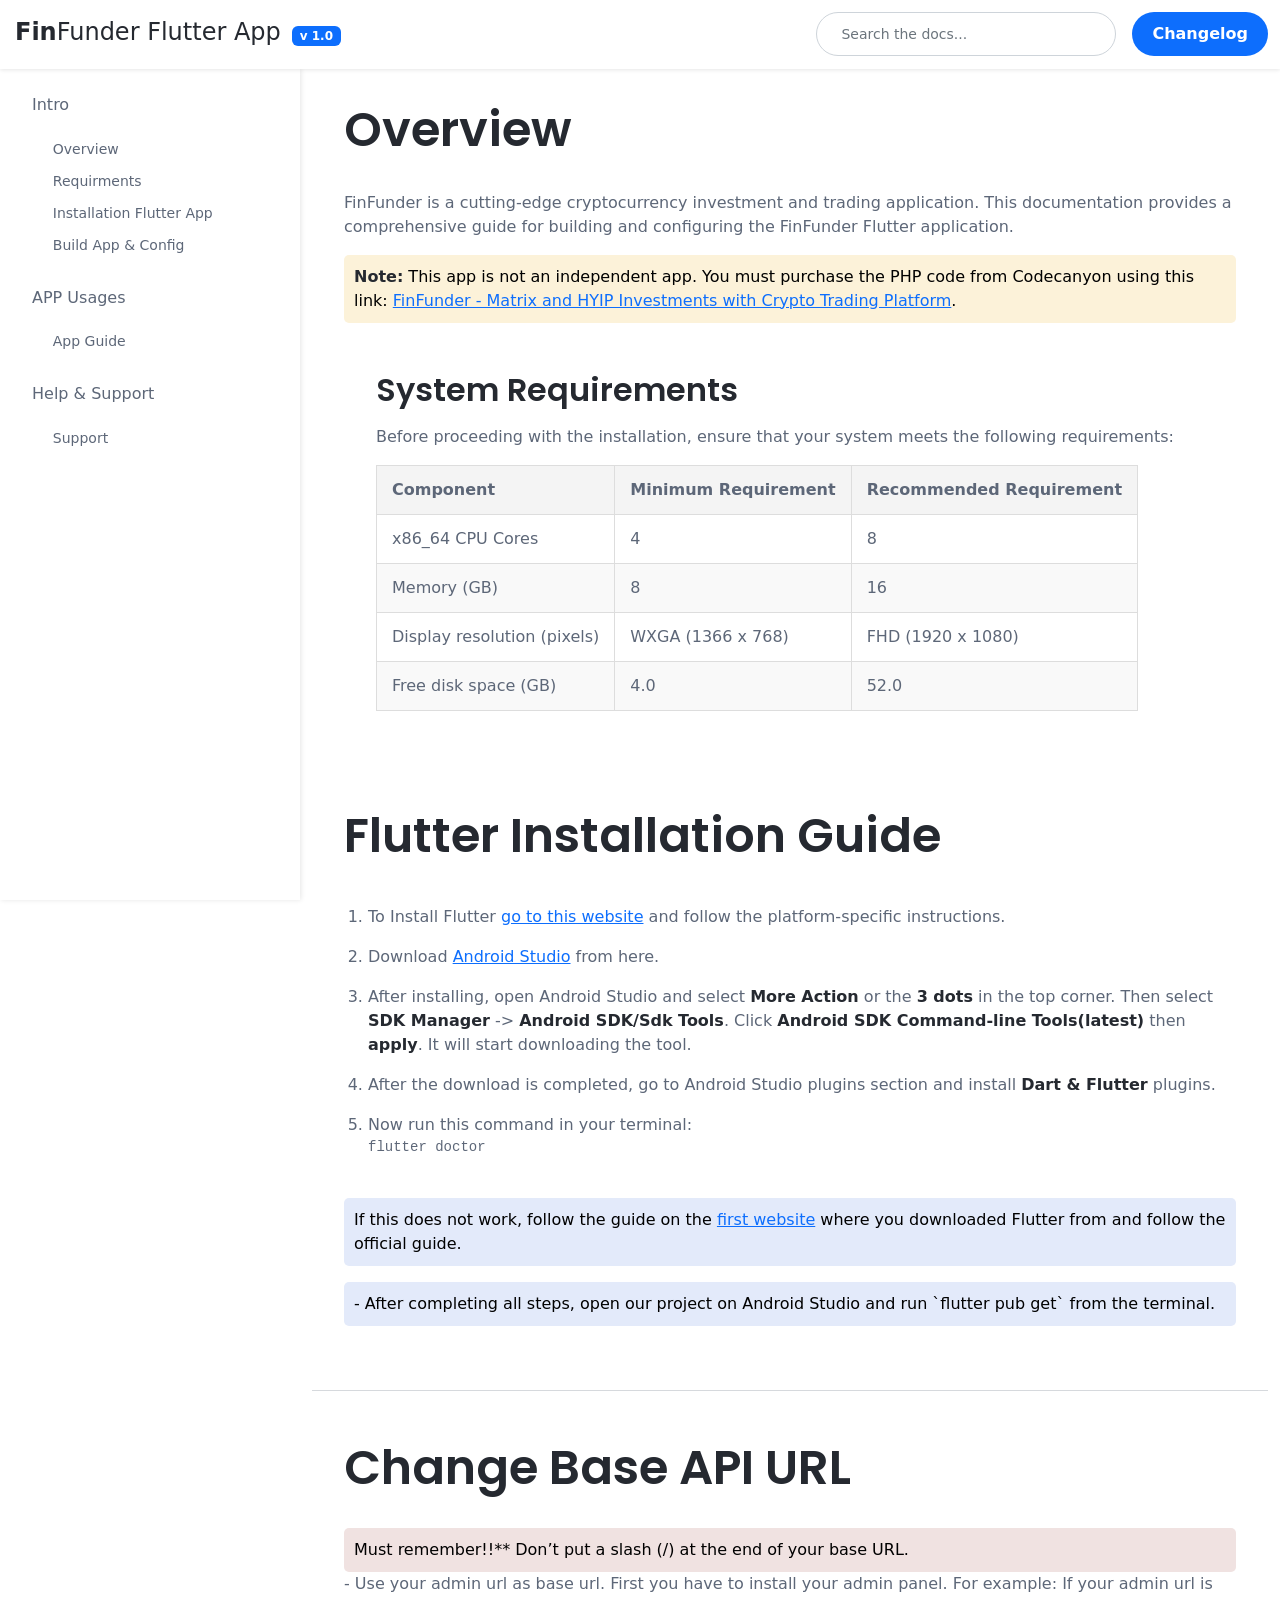
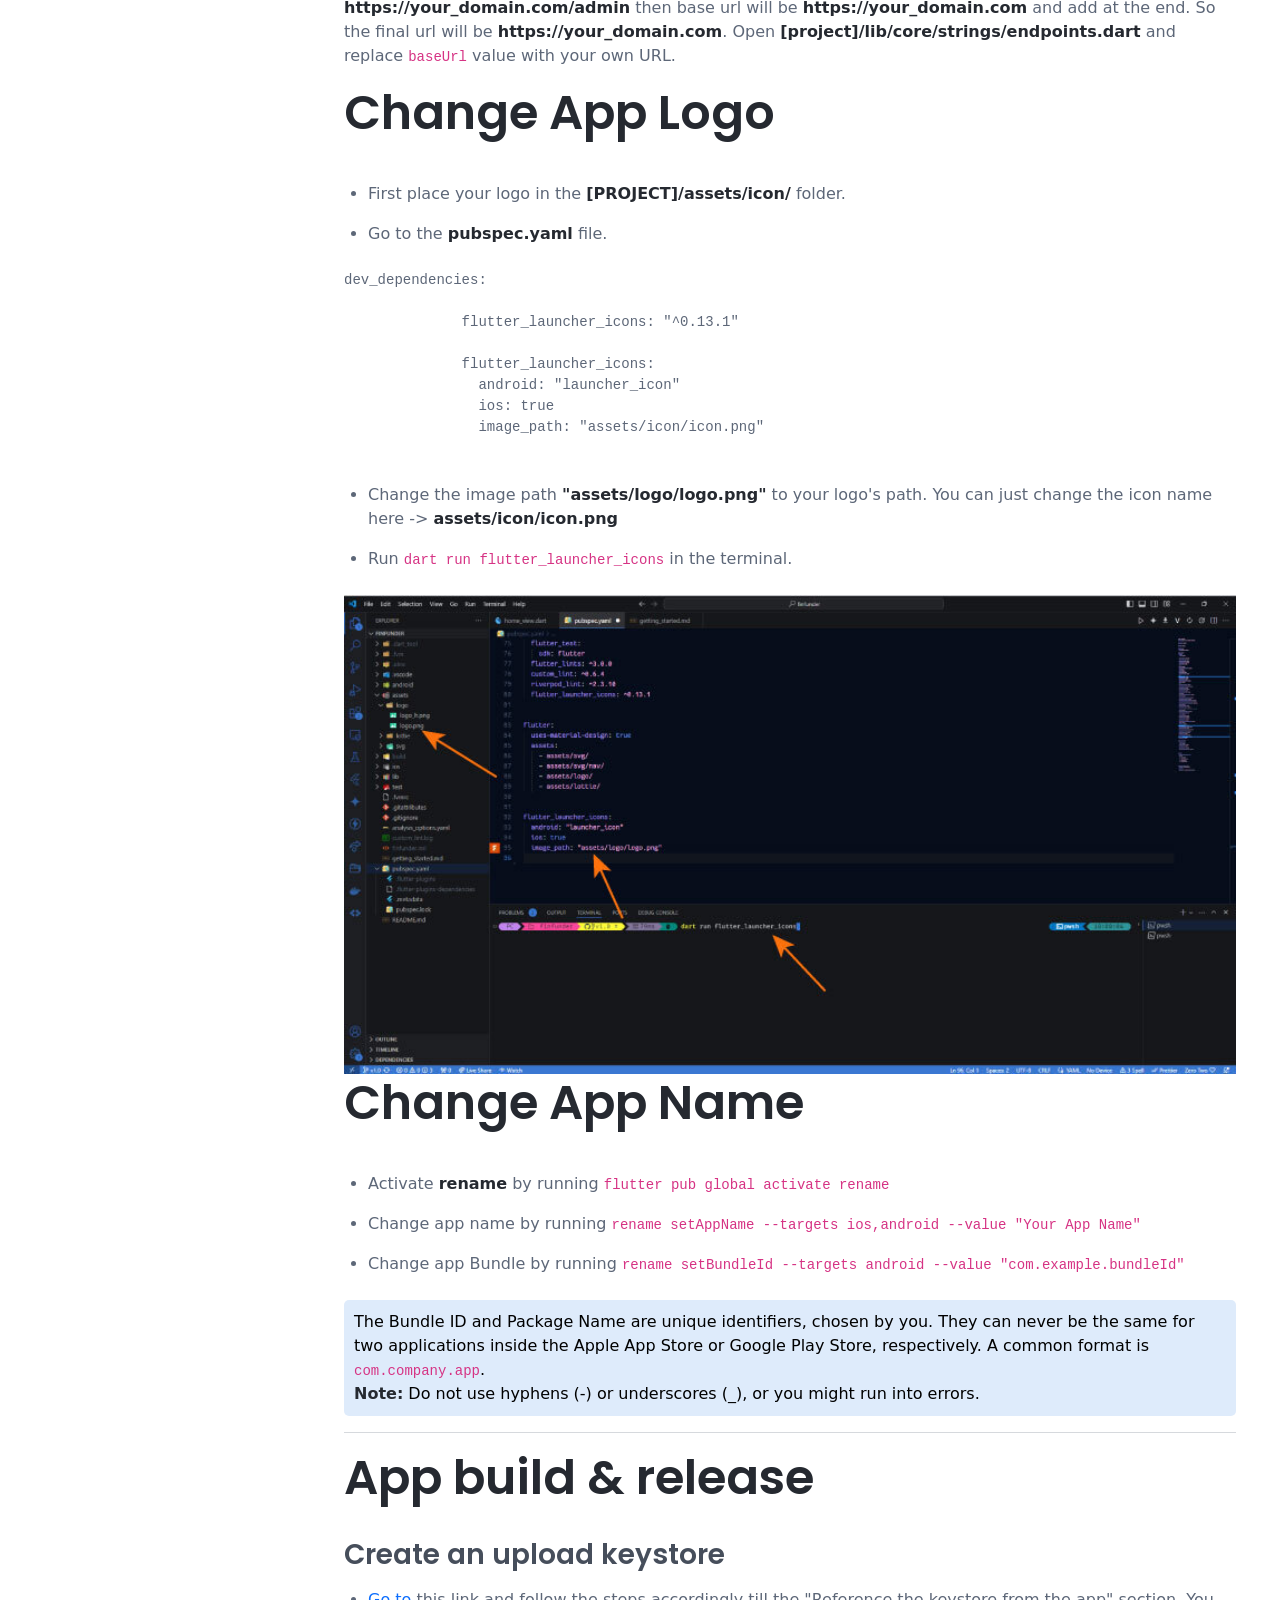
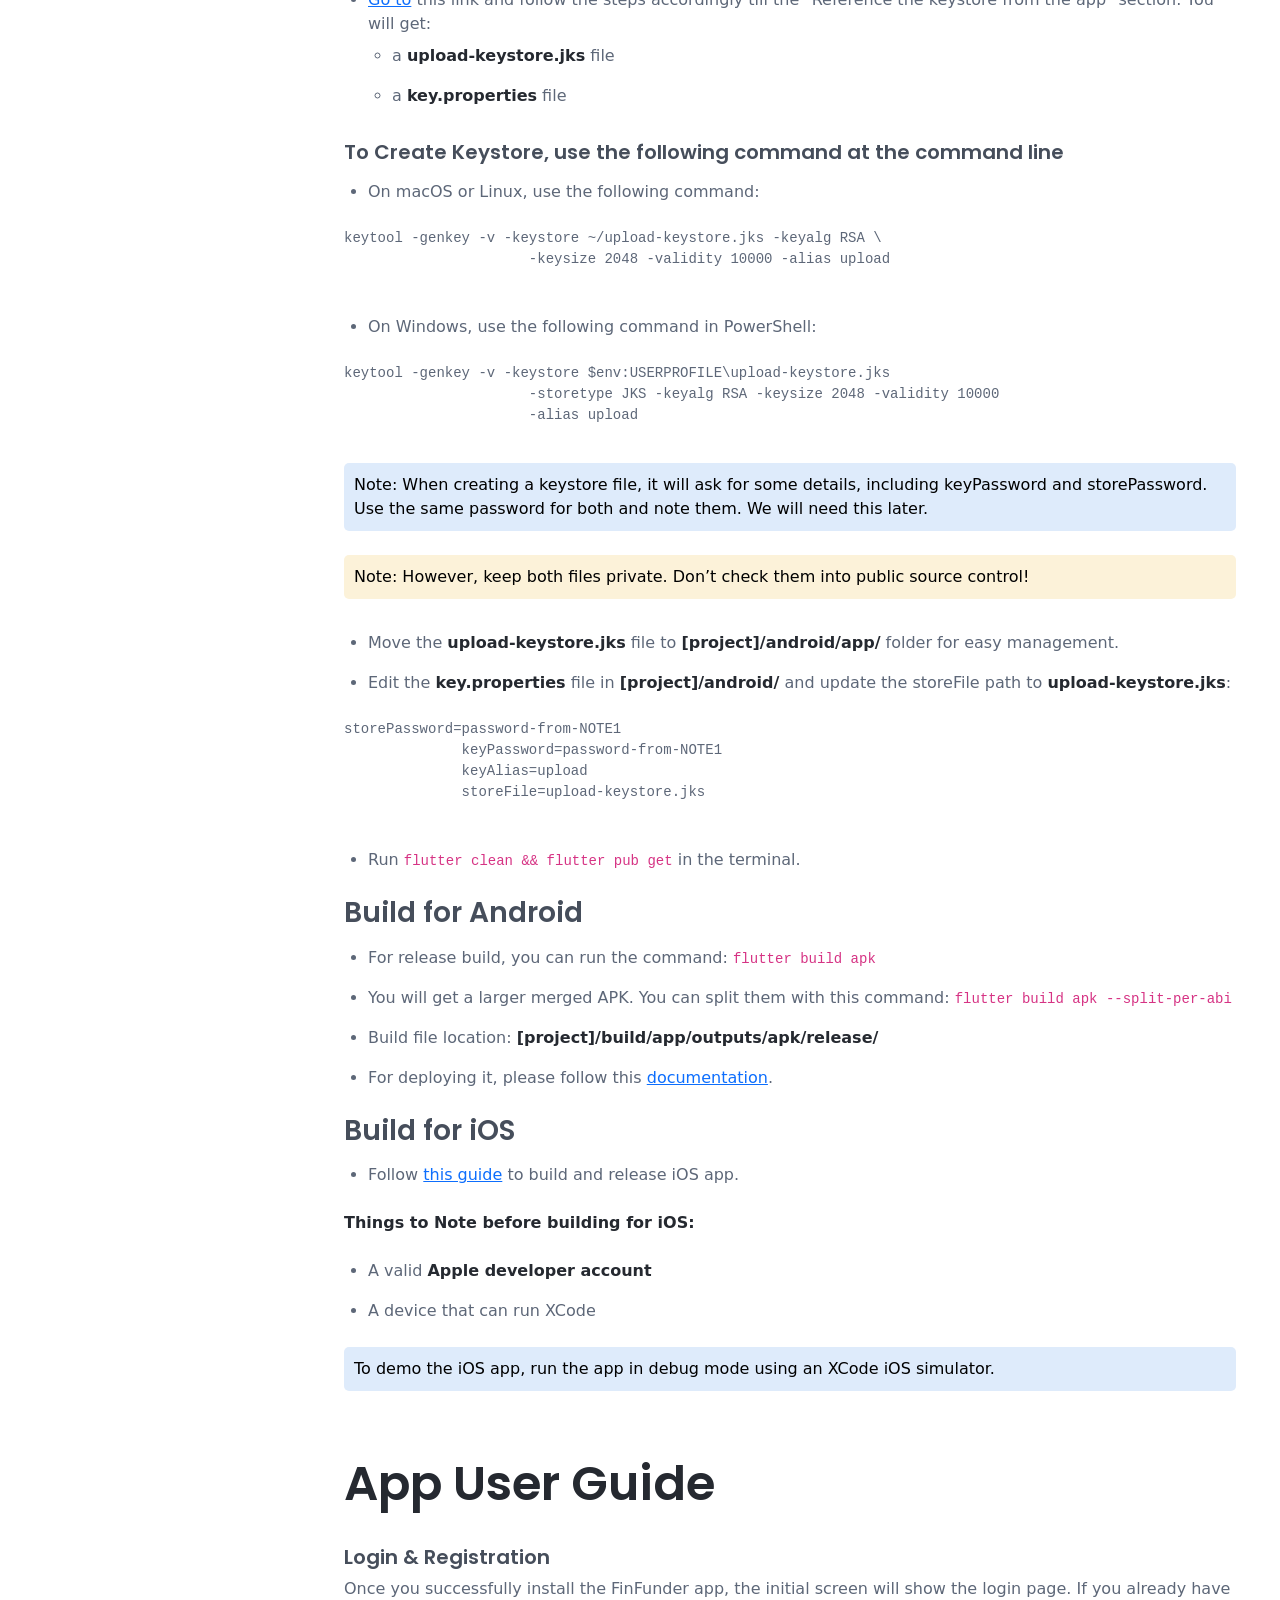
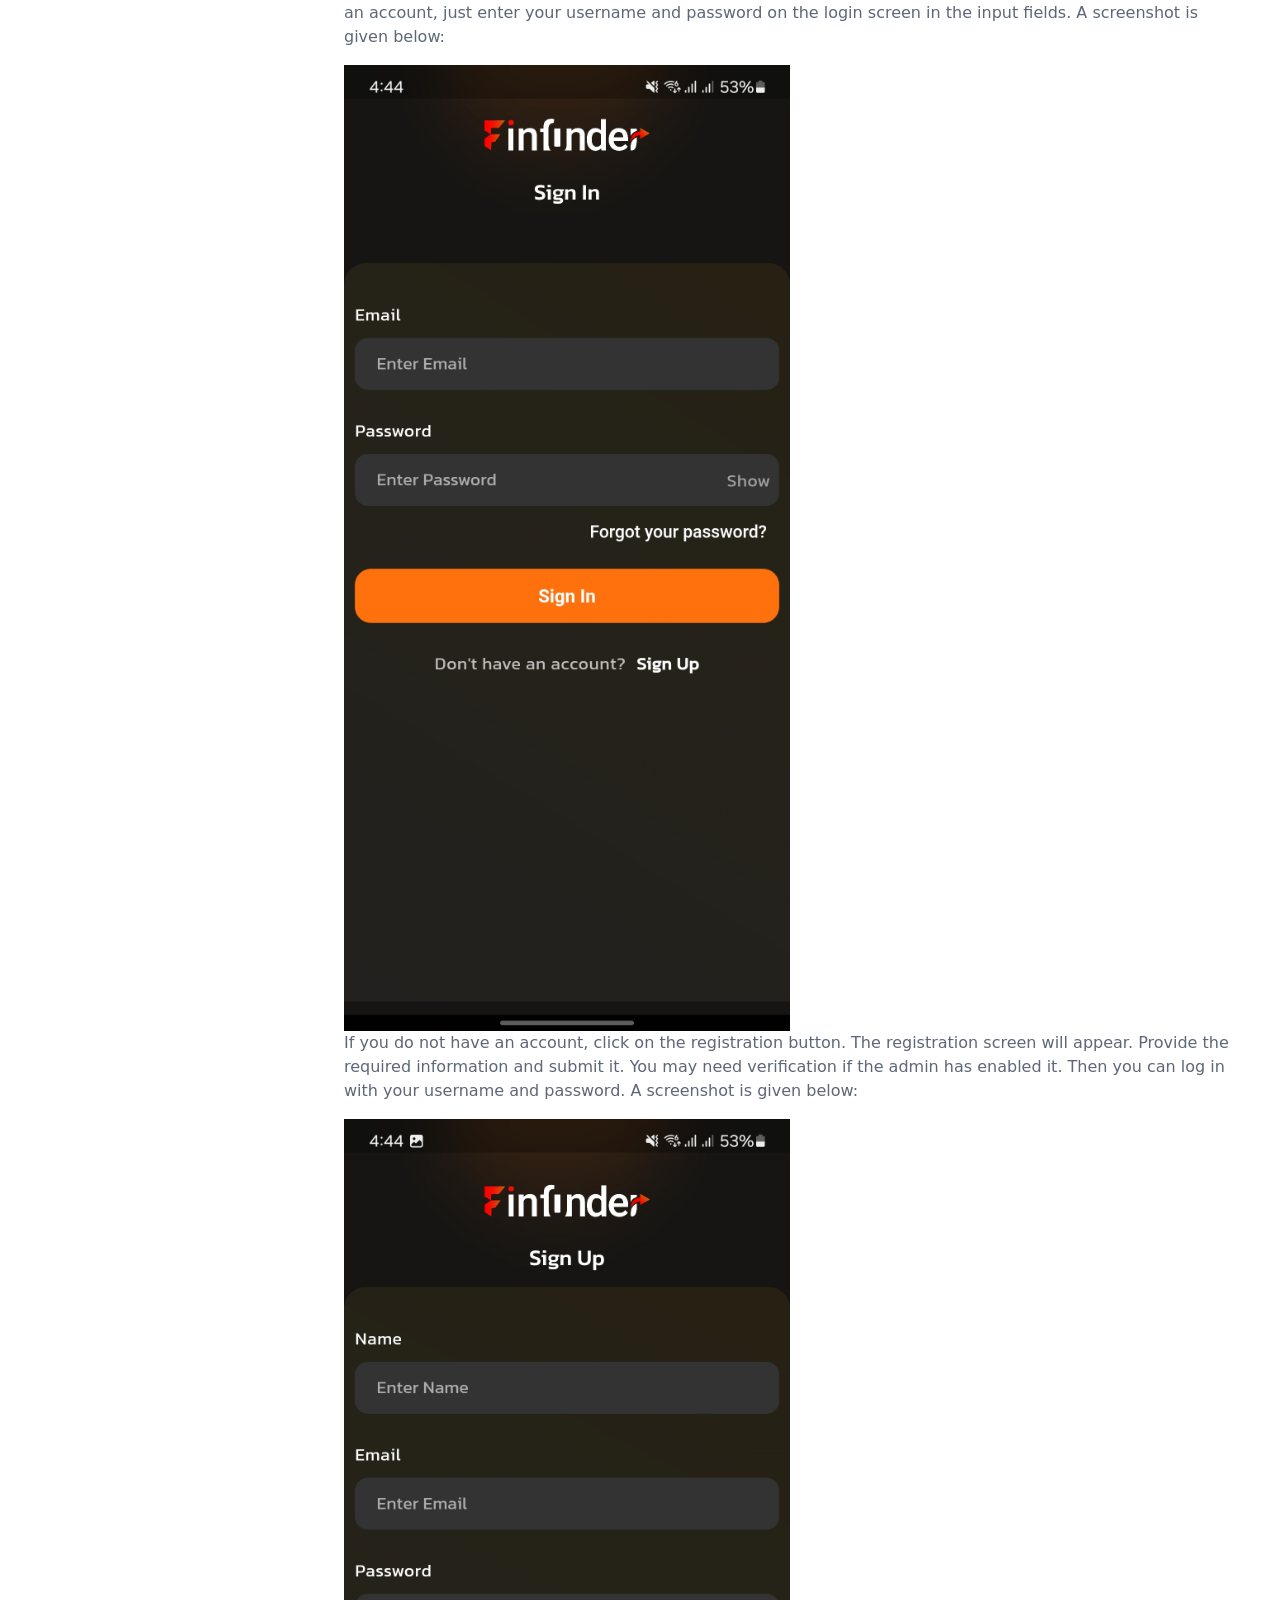
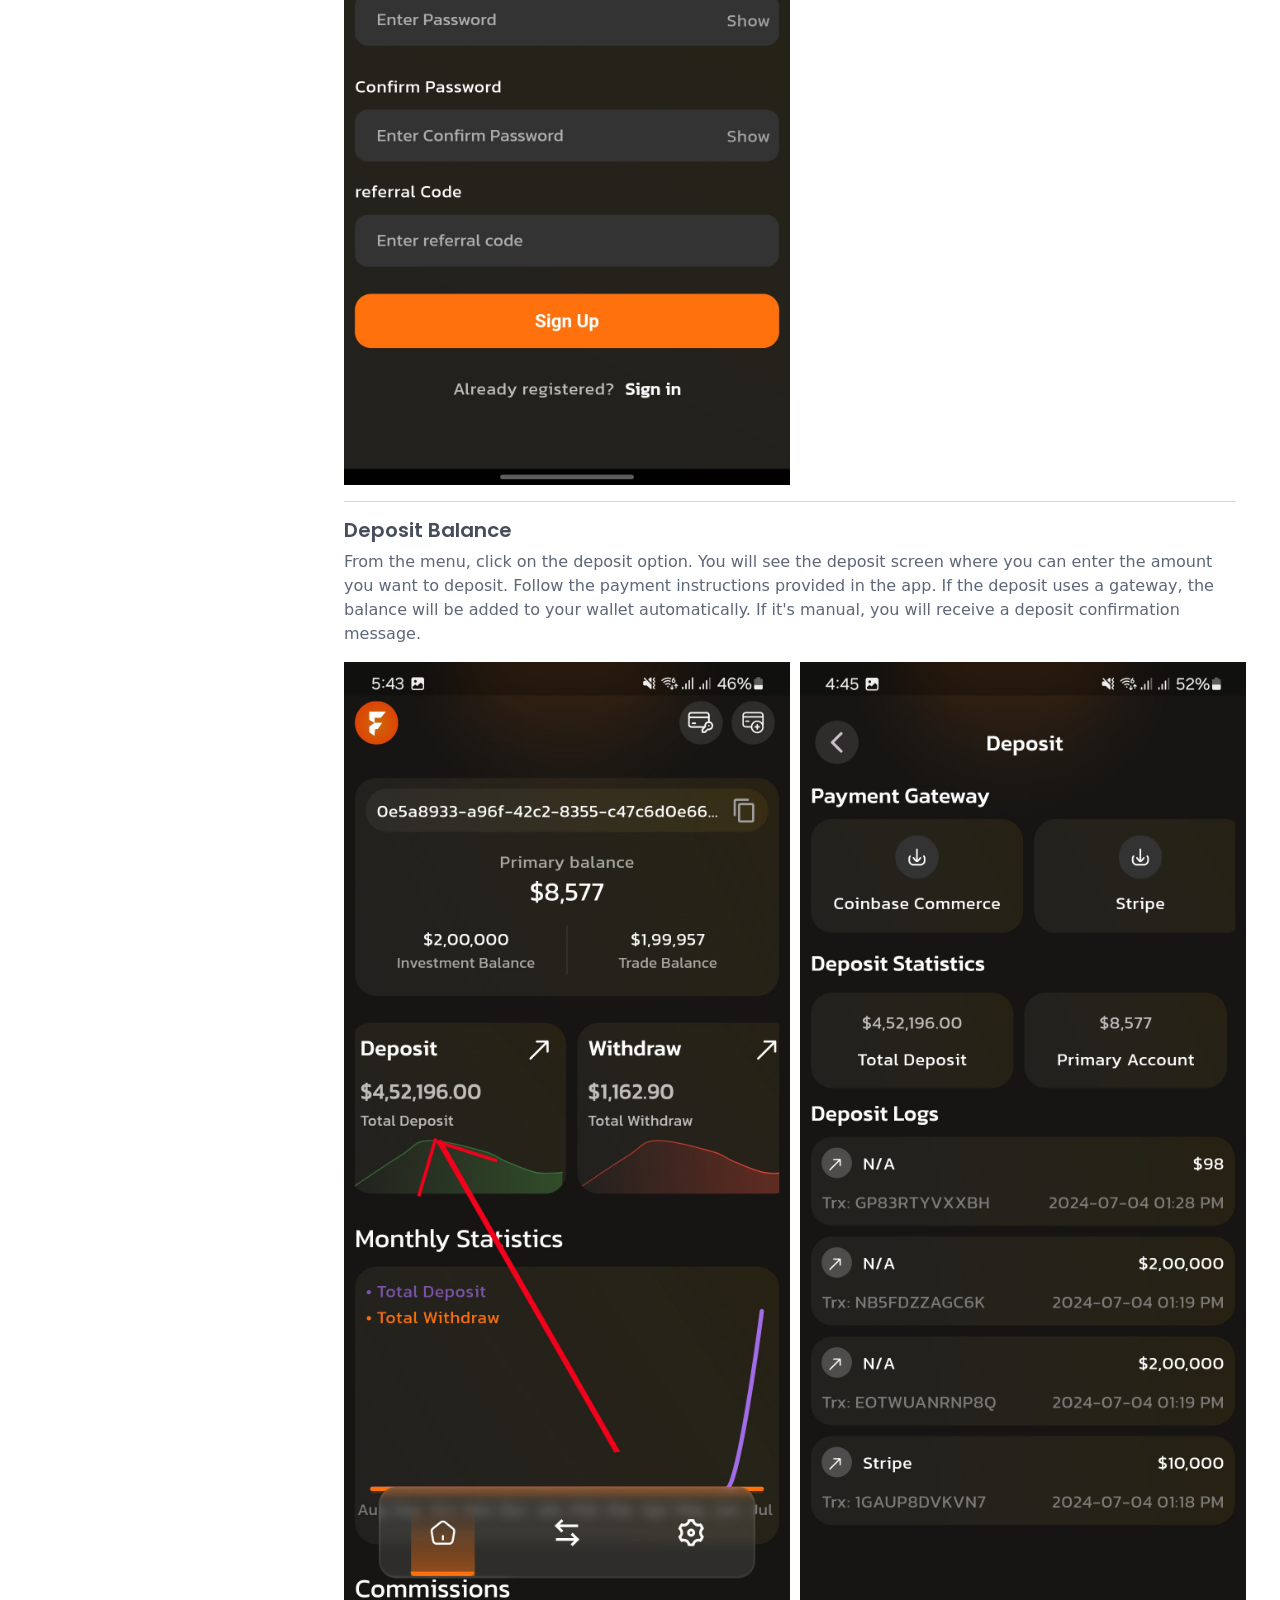
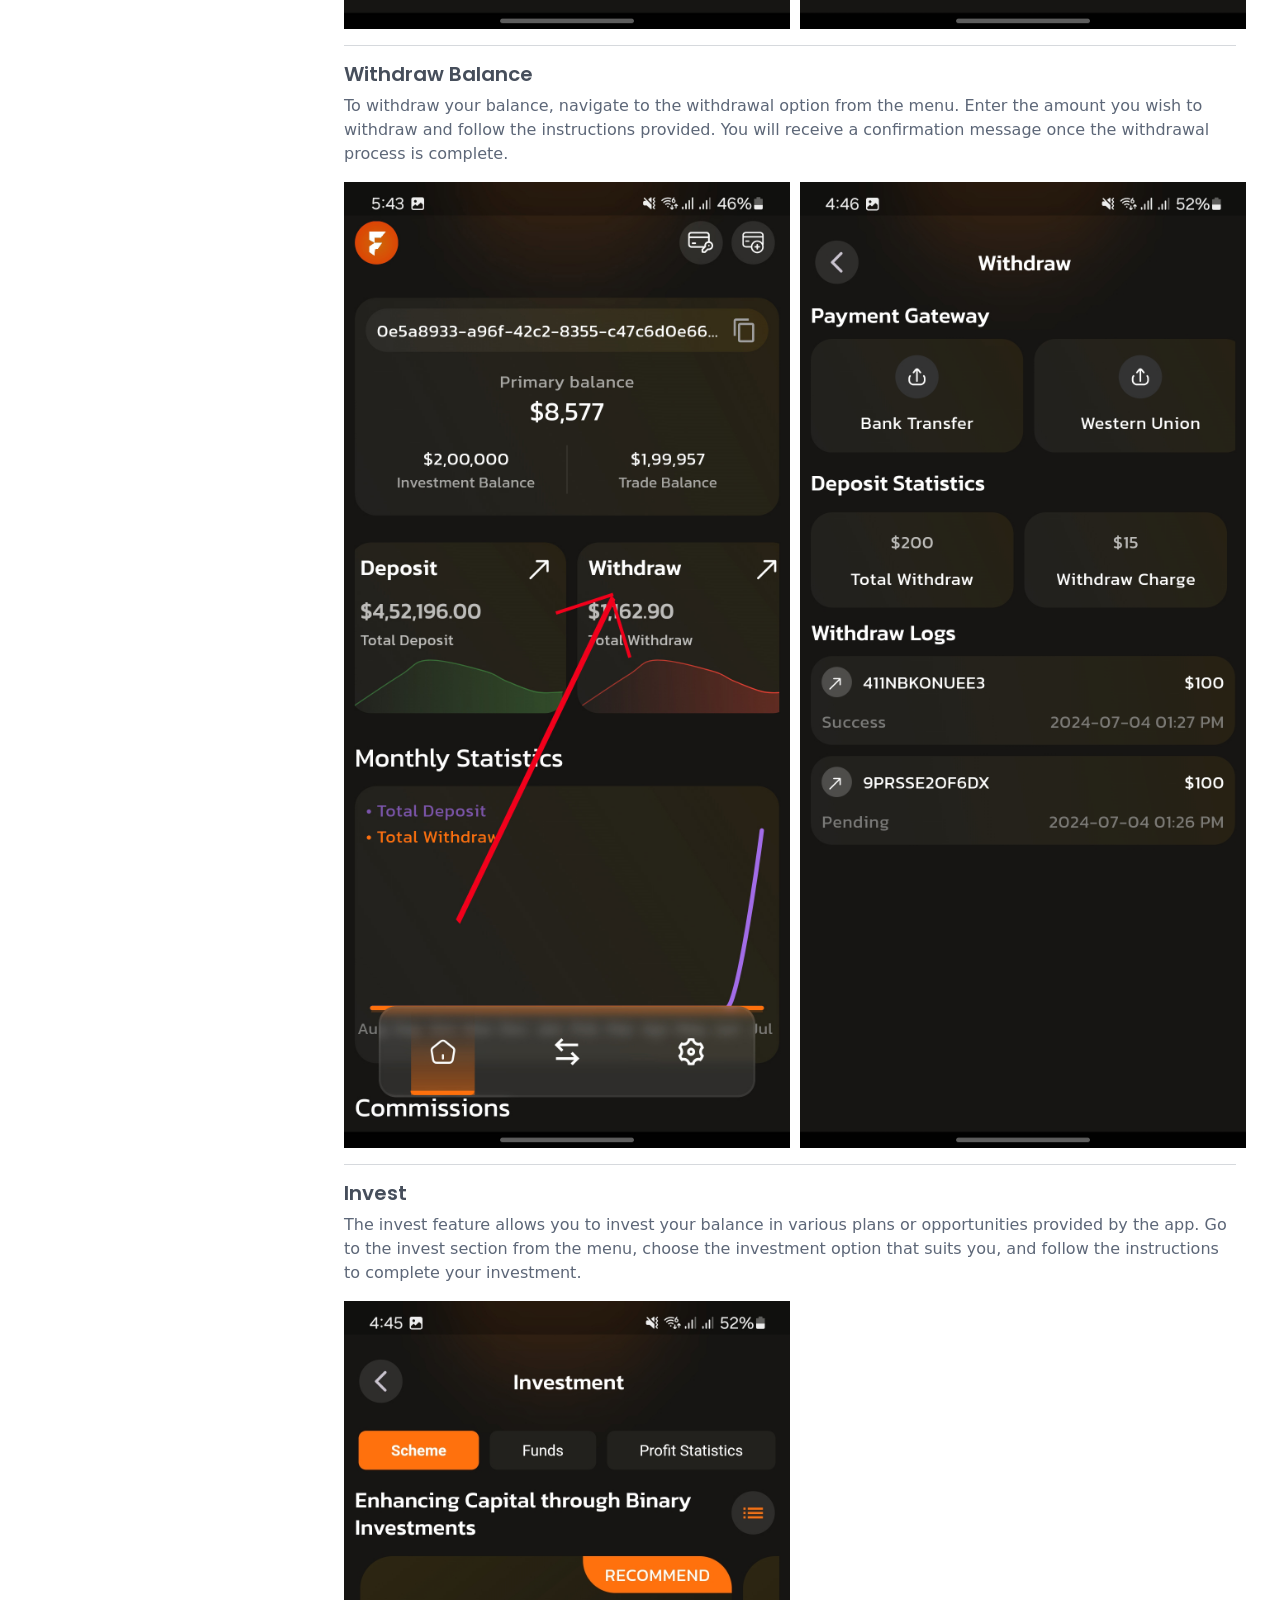
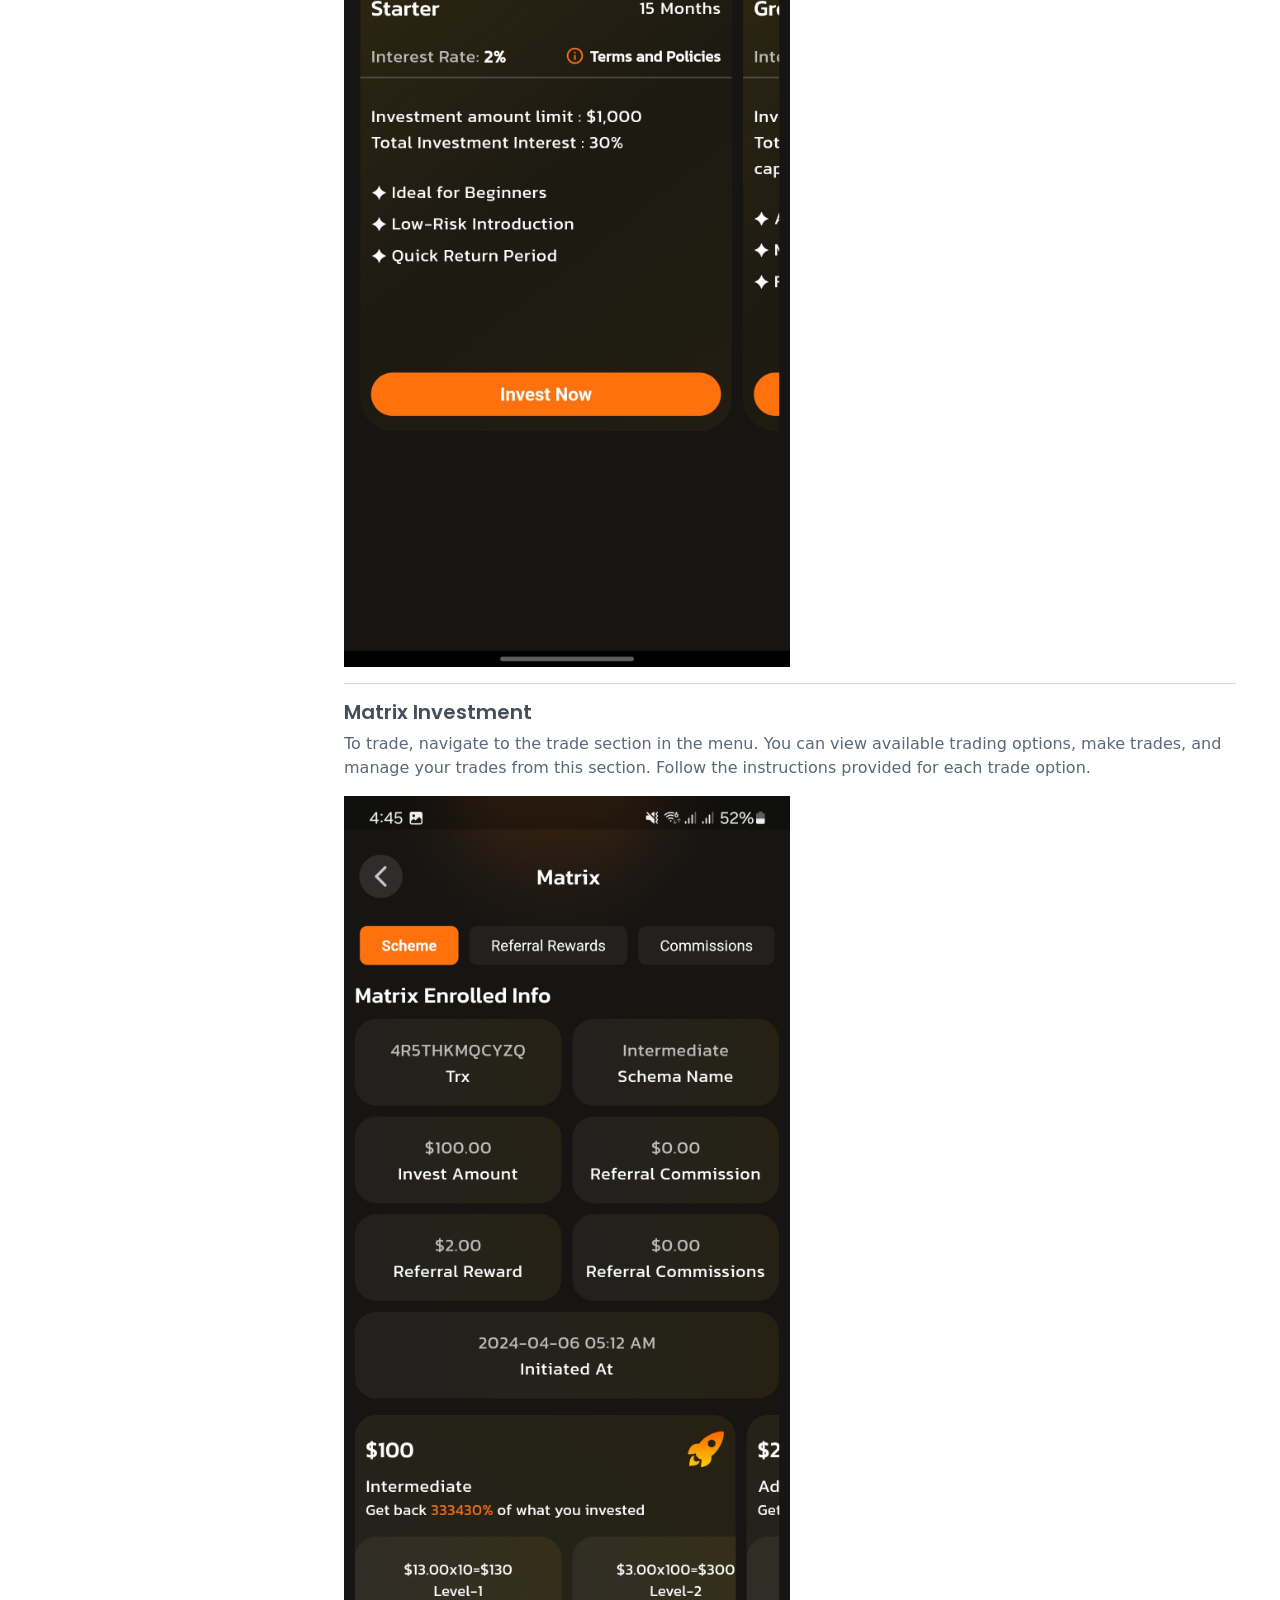
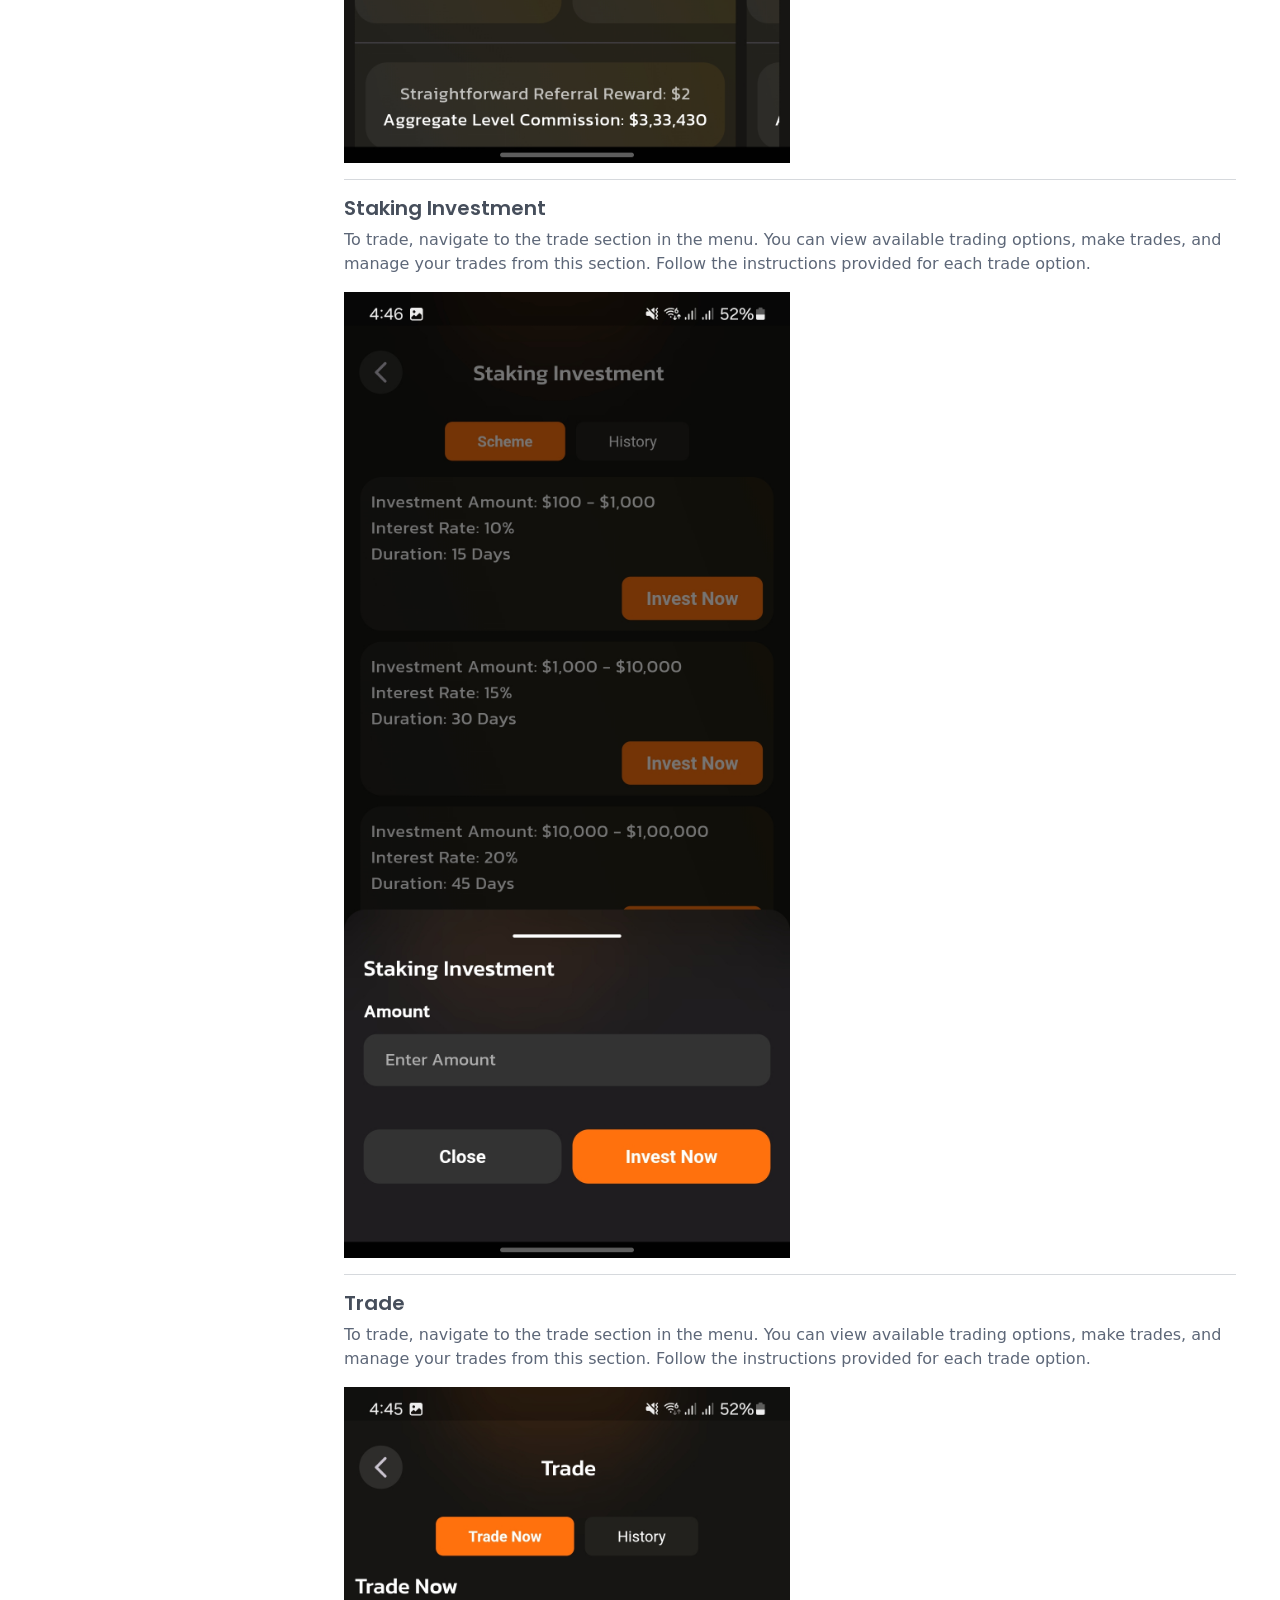
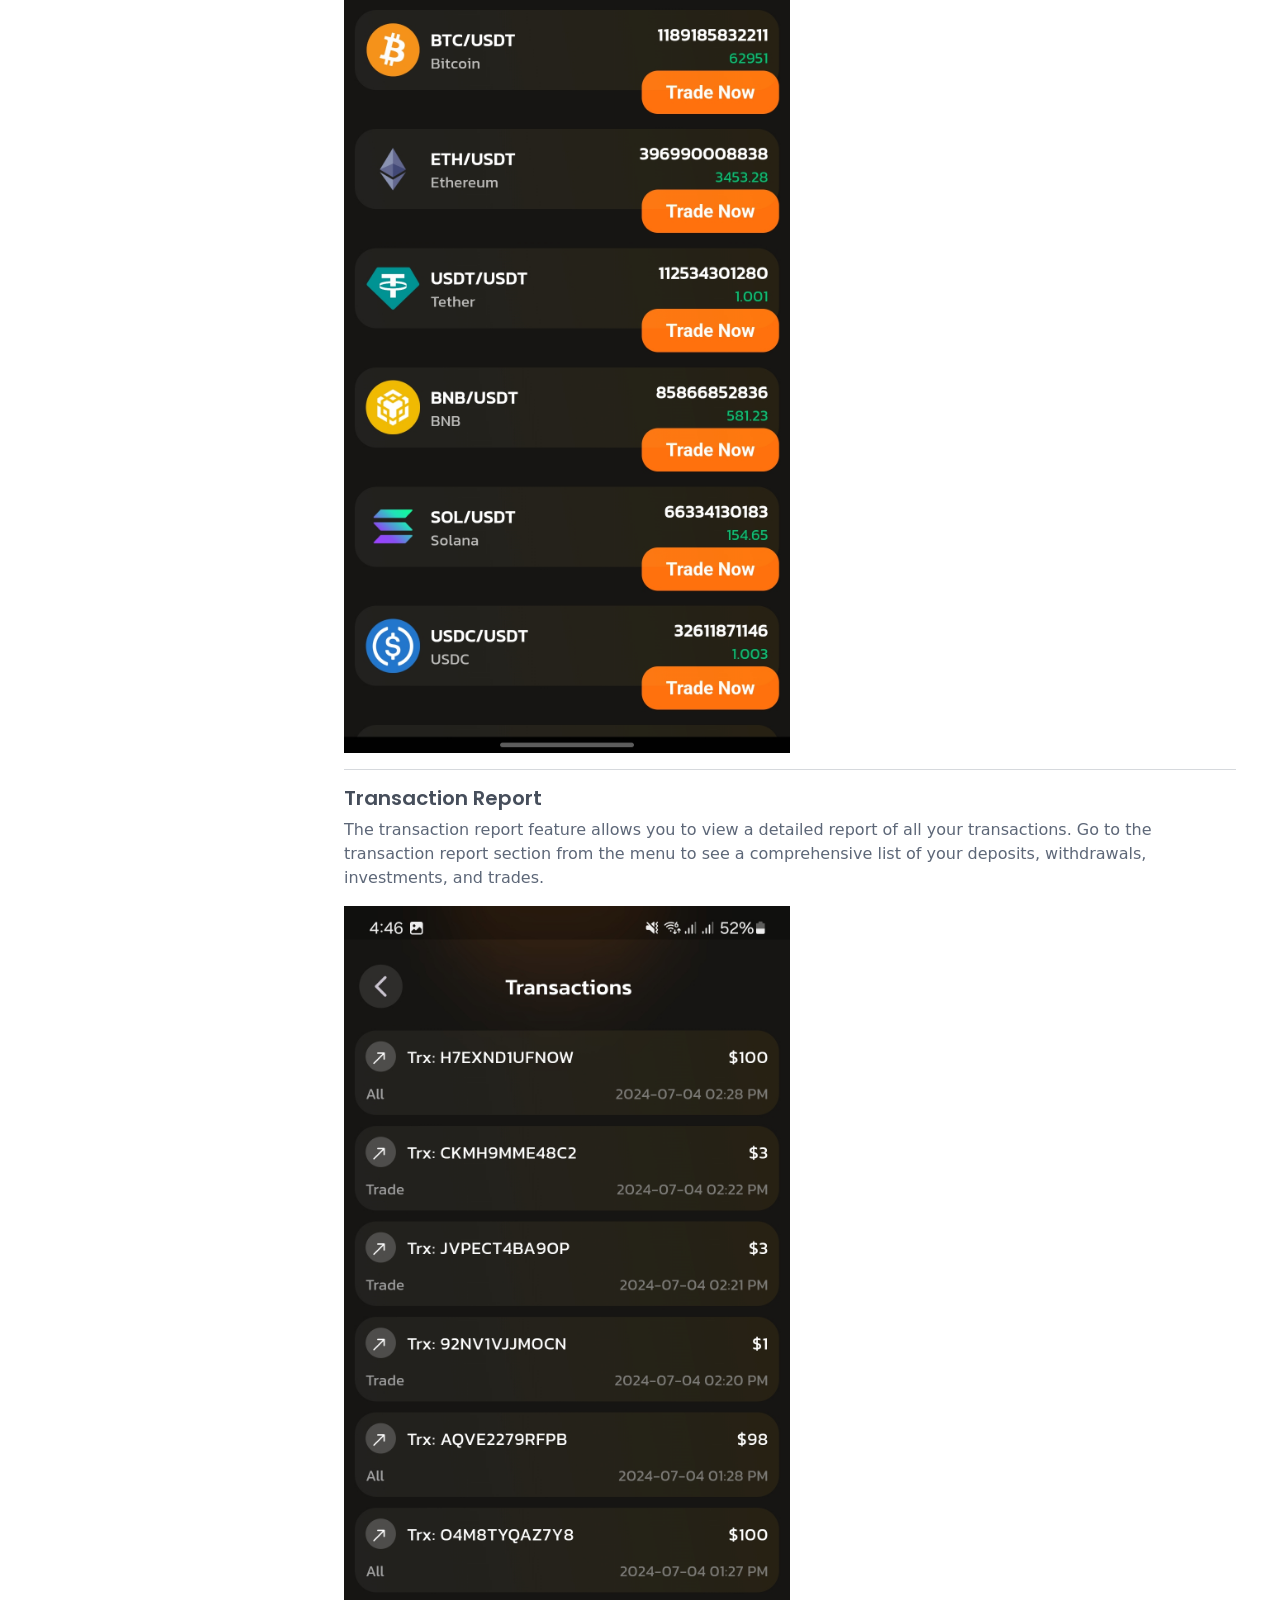
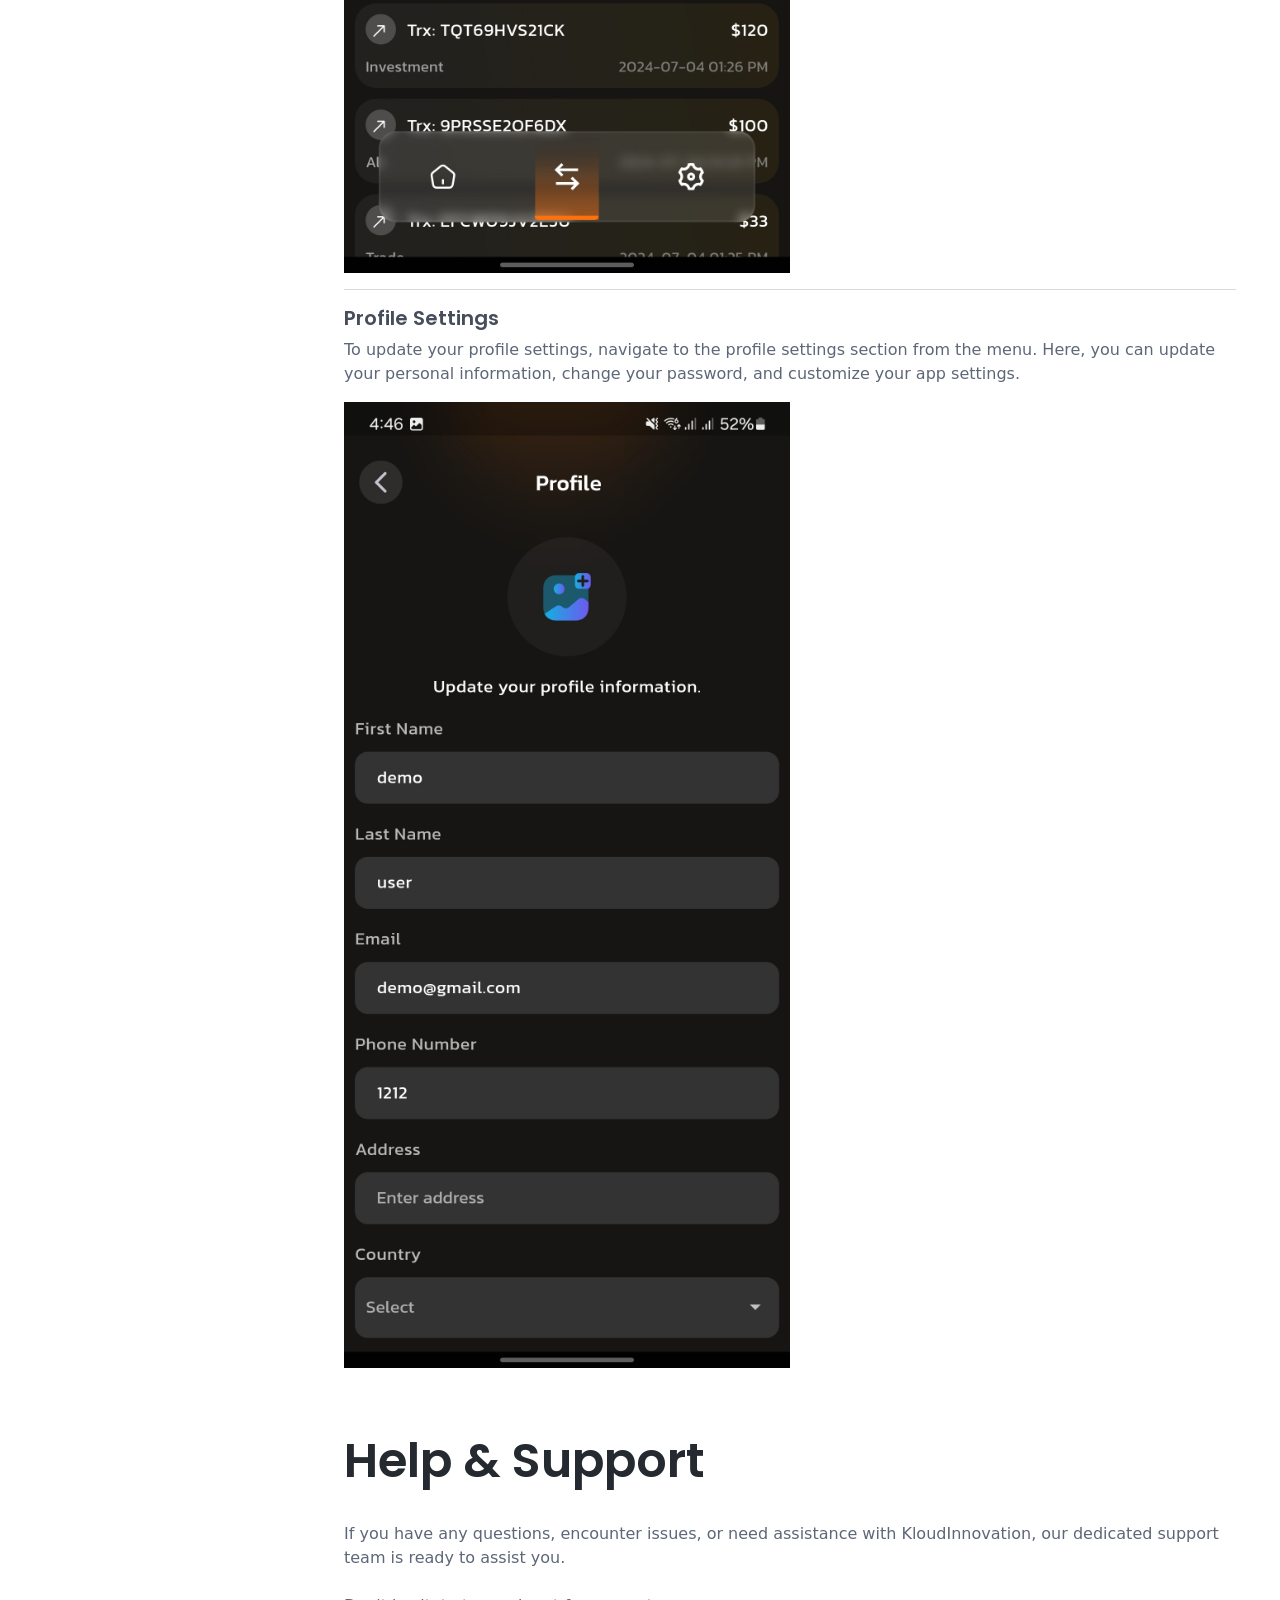
<file: documentation/app.html>
<!DOCTYPE html>
<html lang="en">

<head>
  <title>FinFunder - Document</title>
  <!-- Meta -->
  <meta charset="utf-8">
  <meta http-equiv="X-UA-Compatible" content="IE=edge">
  <meta name="viewport" content="width=device-width, initial-scale=1.0">
  <!-- Google Font -->
  <link href="https://fonts.googleapis.com/css?family=Poppins:300,400,500,600,700&display=swap" rel="stylesheet">
  <!-- Theme CSS -->
  <link rel="stylesheet" type="text/css" href="css/style.css">

  <style type="text/css">
    <style>
      table {
          width: 100%;
          border-collapse: collapse;
          margin: 20px 0;
          font-size: 16px;
      }
      th, td {
          padding: 12px 15px;
          border: 1px solid #ddd;
          text-align: left;
      }
      th {
          background-color: #f4f4f4;
          font-weight: bold;
      }
      tbody tr:nth-child(even) {
          background-color: #f9f9f9;
      }
  </style>
  </style>
</head>

<body class="docs-page" data-bs-spy="scroll" data-bs-target="#docs-nav" data-bs-root-margin="-100px 0px -40%">
  <header class="header fixed-top">
    <div class="branding docs-branding">
      <div class="container-fluid position-relative py-2">
        <div class="docs-logo-wrapper gap-2 d-flex">
          <button id="docs-sidebar-toggler" class="docs-sidebar-toggler docs-sidebar-visible d-xl-none" type="button">
            <span></span>
            <span></span>
            <span></span>
          </button>
          <div class="site-logo">
            <a class="navbar-brand" href="index.html">
              <span class="logo-text">Fin<span class="text-alt">Funder <strong>Flutter</strong> App</span></span>
            </a>
            <span class="badge bg-primary"></span>
          </div>
        </div>
        
        <div class="docs-top-utilities d-flex justify-content-end align-items-center gap-3">
          <div class="top-search-box d-none d-lg-flex">
            <form class="search-form">
              <input type="search" placeholder="Search the docs..." name="search" class="form-control search-input" autocomplete="off">
              <div id="results"></div>
            </form>
          </div>

          <button type="button" class="btn-changelog btn btn-primary d-none d-lg-flex" data-bs-toggle="modal" data-bs-target="#changelogModal">
            Changelog
          </button>
        </div>
      </div>
    </div>
  </header>

  <div class="docs-wrapper">
    <div id="docs-sidebar" class="docs-sidebar">
      <div class="top-search-box d-lg-none p-3">
        <form class="search-form">
          <input type="text" placeholder="Search the docs..." name="search" class="form-control search-input">
          <button type="submit" class="btn search-btn" value="Search">
            <i class="fas fa-search"></i>
          </button>
        </form>
      </div>
      <nav id="docs-nav" class="docs-nav navbar">
        <ul class="section-items list-unstyled nav flex-column pb-3">

          <!-- Installation -->
          <li class="nav-item section-title">
            <a class="nav-link scrollto" href="#section-intro">Intro</a>
            <ul class="nav flex-column mt-2 lvl2">
              <li class="nav-item">
                <a class="nav-link scrollto" href="#overview">Overview</a> 
              </li>

              <li class="nav-item">
                <a class="nav-link scrollto" href="#requirment">Requirments</a> 
              </li> 

              <li class="nav-item">
                <a class="nav-link scrollto" href="#install-app">Installation Flutter App</a> 
              </li>

              <li class="nav-item">
                <a class="nav-link scrollto" href="#build-install-app">Build App & Config</a> 
              </li>
 
            </ul>
          </li>  
          <!-- Usages Area -->
          <li class="nav-item section-title">
            <a class="nav-link scrollto" href="#section-app-usages">APP Usages</a>
            <ul class="nav flex-column mt-2 lvl2">
              <li class="nav-item">
                <a class="nav-link scrollto" href="#user-app-guide">App Guide</a>
              </li>
            </ul>
          </li>

          <!-- Support Area -->
          <li class="nav-item section-title">
            <a class="nav-link scrollto" href="#section-support">Help & Support</a>
            <ul class="nav flex-column mt-2 lvl2">
              <li class="nav-item">
                <a class="nav-link scrollto" href="#user-support">Support</a>
              </li>
            </ul>
          </li>
        </ul>
      </nav>
    </div>


    <div class="docs-content">
      <div class="container">


        <article class="docs-article" id="section-intro">
          <header class="docs-header">
            <h1 class="docs-heading">Overview</h1>
            <section class="docs-intro" id="overview">
              <p>FinFunder is a cutting-edge cryptocurrency investment and trading application. This documentation provides a comprehensive guide for building and configuring the FinFunder Flutter application.
              <div style="background-color:#fcf2d9; color:black; padding:10px; border-radius:5px;">
                  <strong>Note:</strong> This app is not an independent app. You must purchase the PHP code from Codecanyon using this link: 
                  <a target="_blank" href="https://codecanyon.net/item/finfunder-matrix-and-hiyp-investments-with-crypto-trading-platform/51672333" target="_blank">FinFunder - Matrix and HYIP Investments with Crypto Trading Platform</a>.
              </div>
              </p> 
            </section>
          </header>

          <section class="docs-article" id="requirment">
            <h2 class="section-heading">System Requirements</h2>
            <p>
              Before proceeding with the installation, ensure that your system meets the following requirements:
            </p>
            <table>
              <thead>
                  <tr>
                      <th>Component</th>
                      <th>Minimum Requirement</th>
                      <th>Recommended Requirement</th>
                  </tr>
              </thead>
              <tbody>
                  <tr>
                      <td>x86_64 CPU Cores</td>
                      <td>4</td>
                      <td>8</td>
                  </tr>
                  <tr>
                      <td>Memory (GB)</td>
                      <td>8</td>
                      <td>16</td>
                  </tr>
                  <tr>
                      <td>Display resolution (pixels)</td>
                      <td>WXGA (1366 x 768)</td>
                      <td>FHD (1920 x 1080)</td>
                  </tr>
                  <tr>
                      <td>Free disk space (GB)</td>
                      <td>4.0</td>
                      <td>52.0</td>
                  </tr>
              </tbody>
          </table>

          </section> 
        </article>


        <!-- Flutter Build  -->
        <article class="docs-article" id="install-app">
          <header class="docs-header">
            <h1 class="docs-heading">Flutter Installation Guide</h1>
            <section class="docs-intro">
              <p>
                <ol>
                  <li>
                      To Install Flutter <a href="https://flutter.dev/docs/get-started/install" target="_blank">go to this website</a> and follow the platform-specific instructions.
                  </li>
                  <li>
                      Download <a href="https://developer.android.com/studio" target="_blank">Android Studio</a> from here.
                  </li>
                  <li>
                      After installing, open Android Studio and select <strong>More Action</strong> or the <strong>3 dots</strong> in the top corner. Then select <strong>SDK Manager</strong> -> <strong>Android SDK/Sdk Tools</strong>. Click <strong>Android SDK Command-line Tools(latest)</strong> then <strong>apply</strong>. It will start downloading the tool.
                  </li>
                  <li>
                      After the download is completed, go to Android Studio plugins section and install <strong>Dart & Flutter</strong> plugins.
                  </li>
                  <li>
                      Now run this command in your terminal:
                      <pre><code>flutter doctor</code></pre>
                  </li>
              </ol>

                <div style="background-color:#e3eafa; color:black; padding:10px; border-radius:5px;">
                If this does not work, follow the guide on the <a href="https://flutter.dev/docs/get-started/install">first website</a> where you downloaded Flutter from and follow the official guide.
                </div>
              </p>

              <p>
                <div style="background-color:#e3eafa; color:black; padding:10px; border-radius:5px;">
                  - After completing all steps, open our project on Android Studio and run `flutter pub get` from the terminal.
                </div>
              </p>
            </section>

          </header>
        </article>
        <hr>
        <article class="docs-article" id="build-install-app">
          <header class="docs-header">
            <h1 class="docs-heading">Change Base API URL</h1>
            <section class="docs-intro">
              <div style="background-color:#f0e2e1; color:black; padding:10px; border-radius:5px;">
                Must remember!!** Don’t put a slash (/) at the end of your base URL.
              </div>
              <p>- Use your admin url as base url. First you have to install your admin panel. For example: If your admin url is <strong>https://your_domain.com/admin</strong> then base url will be <strong>https://your_domain.com</strong> and add at the end. So the final url will be <strong>https://your_domain.com</strong>. Open <strong>[project]/lib/core/strings/endpoints.dart</strong> and replace <code>baseUrl</code> value with your own URL.</p>
            </section>

            <h1 class="docs-heading">Change App Logo</h1>
            <section class="docs-intro">
              <ul>
                  <li>First place your logo in the <strong>[PROJECT]/assets/icon/</strong> folder.</li>
                  <li>Go to the <strong>pubspec.yaml</strong> file.</li>
              </ul>

              <pre><code>dev_dependencies:

              flutter_launcher_icons: "^0.13.1"

              flutter_launcher_icons:
                android: "launcher_icon"
                ios: true
                image_path: "assets/icon/icon.png"
              </code></pre>

              <ul>
                  <li>Change the image path <strong>"assets/logo/logo.png"</strong> to your logo's path. You can just change the icon name here -> <strong>assets/icon/icon.png</strong></li>
                  <li>Run <code>dart run flutter_launcher_icons</code> in the terminal.</li>
              </ul>
              <img src="images/app/change_icon.jpg" class="w-100"> 
            </section>

            <h1 class="docs-heading">Change App Name</h1>
            <section class="docs-intro">
              <ul>
                  <li>Activate <strong>rename</strong> by running <code>flutter pub global activate rename</code></li>
                  <li>Change app name by running <code>rename setAppName --targets ios,android --value "Your App Name"</code></li>
                  <li>Change app Bundle by running <code>rename setBundleId --targets android --value "com.example.bundleId"</code></li>
              </ul>

              <div style="background-color:#deebfb; color:black; padding:10px; border-radius:5px;">
                  The Bundle ID and Package Name are unique identifiers, chosen by you. They can never be the same for two applications inside the Apple App Store or Google Play Store, respectively. A common format is <code>com.company.app</code>.
                  <br><strong>Note:</strong> Do not use hyphens (-) or underscores (_), or you might run into errors.
              </div>
            </section>  
            <hr>
            <h1 class="docs-heading">App build & release</h1>
            <section class="docs-intro">
              <h3>Create an upload keystore</h3>
              <ul>
                  <li><a href="https://">Go to</a> this link and follow the steps accordingly till the "Reference the keystore from the app" section. You will get:
                      <ul>
                          <li>a <strong>upload-keystore.jks</strong> file</li>
                          <li>a <strong>key.properties</strong> file</li>
                      </ul>
                  </li>
              </ul>

              <h4>To Create Keystore, use the following command at the command line</h4>

              <ul>
                  <li>On macOS or Linux, use the following command:</li>
              </ul>
              <pre><code>keytool -genkey -v -keystore ~/upload-keystore.jks -keyalg RSA \
                      -keysize 2048 -validity 10000 -alias upload
              </code></pre>

              <ul>
                  <li>On Windows, use the following command in PowerShell:</li>
              </ul>
              <pre><code>keytool -genkey -v -keystore $env:USERPROFILE\upload-keystore.jks 
                      -storetype JKS -keyalg RSA -keysize 2048 -validity 10000 
                      -alias upload
              </code></pre>

              <div style="background-color:#deebfb; color:black; padding:10px; border-radius:5px;">
                  Note: When creating a keystore file, it will ask for some details, including keyPassword and storePassword. Use the same password for both and note them. We will need this later.
              </div>
              <br>
              <div style="background-color:#fcf2d9; color:black; padding:10px; border-radius:5px;">
                  Note: However, keep both files private. Don’t check them into public source control!
              </div>
              <br>

              <ul>
                  <li>Move the <strong>upload-keystore.jks</strong> file to <strong>[project]/android/app/</strong> folder for easy management.</li>
                  <li>Edit the <strong>key.properties</strong> file in <strong>[project]/android/</strong> and update the storeFile path to <strong>upload-keystore.jks</strong>:</li>
              </ul>

              <pre><code>storePassword=password-from-NOTE1
              keyPassword=password-from-NOTE1
              keyAlias=upload
              storeFile=upload-keystore.jks
              </code></pre>

              <ul>
                  <li>Run <code>flutter clean && flutter pub get</code> in the terminal.</li>
              </ul>

              <h3>Build for Android</h3>

              <ul>
                  <li>For release build, you can run the command: <code>flutter build apk</code></li>
                  <li>You will get a larger merged APK. You can split them with this command: <code>flutter build apk --split-per-abi</code></li>
                  <li>Build file location: <strong>[project]/build/app/outputs/apk/release/</strong></li>
                  <li>For deploying it, please follow this <a href="https://docs.flutter.dev/deployment/android">documentation</a>.</li>
              </ul>

              <h3>Build for iOS</h3>

              <ul>
                  <li>Follow <a href="https://docs.flutter.dev/deployment/ios">this guide</a> to build and release iOS app.</li>
              </ul>
              <p><strong>Things to Note before building for iOS:</strong></p>
              <ul>
                  <li>A valid <strong>Apple developer account</strong></li>
                  <li>A device that can run XCode</li>
              </ul>

              <div style="background-color:#deebfb; color:black; padding:10px; border-radius:5px;">
                  To demo the iOS app, run the app in debug mode using an XCode iOS simulator.
              </div>

            </section>
          </header>
        </article>


        <article class="docs-article" id="section-app-usages">
          <header class="docs-header">
            <h1 class="docs-heading">App User Guide</h1>
            <section class="docs-intro" id="user-app-guide">
                <h4>Login & Registration</h4>
                <p>
                    Once you successfully install the FinFunder app, the initial screen will show the login page. If you already have an account, just enter your username and password on the login screen in the input fields. A screenshot is given below:
                </p>
                <img src="images/app/login.jpg" class="w-50">
                <br>
                <p>
                    If you do not have an account, click on the registration button. The registration screen will appear. Provide the required information and submit it. You may need verification if the admin has enabled it. Then you can log in with your username and password. A screenshot is given below:
                </p>
                <img src="images/app/registration.jpg" class="w-50">
                
                <hr>

                <h4>Deposit Balance</h4>
                <p>
                    From the menu, click on the deposit option. You will see the deposit screen where you can enter the amount you want to deposit. Follow the payment instructions provided in the app. If the deposit uses a gateway, the balance will be added to your wallet automatically. If it's manual, you will receive a deposit confirmation message.
                </p>
                <div class="d-flex">
                    <img src="images/app/deposit.jpg" class="w-50" style="margin-right: 10px;">
                    <img src="images/app/deposit_history.jpg" class="w-50">
                </div>

                <hr>

                <h4>Withdraw Balance</h4>
                <p>
                    To withdraw your balance, navigate to the withdrawal option from the menu. Enter the amount you wish to withdraw and follow the instructions provided. You will receive a confirmation message once the withdrawal process is complete.
                </p>
                <div class="d-flex">
                    <img src="images/app/withdraw.jpg" class="w-50" style="margin-right: 10px;">
                    <img src="images/app/withdraw_history.jpg" class="w-50">
                </div>

                <hr>

                <h4>Invest</h4>
                <p>
                    The invest feature allows you to invest your balance in various plans or opportunities provided by the app. Go to the invest section from the menu, choose the investment option that suits you, and follow the instructions to complete your investment.
                </p>
                <img src="images/app/investment.jpg" class="w-50">

                <hr>

                <h4>Matrix Investment</h4>
                <p>
                    To trade, navigate to the trade section in the menu. You can view available trading options, make trades, and manage your trades from this section. Follow the instructions provided for each trade option.
                </p>
                <img src="images/app/matrix_invest.jpg" class="w-50">

                <hr>

                <h4>Staking Investment</h4>
                <p>
                    To trade, navigate to the trade section in the menu. You can view available trading options, make trades, and manage your trades from this section. Follow the instructions provided for each trade option.
                </p>
                <img src="images/app/staking_invest.jpg" class="w-50">

                <hr>

                <h4>Trade</h4>
                <p>
                    To trade, navigate to the trade section in the menu. You can view available trading options, make trades, and manage your trades from this section. Follow the instructions provided for each trade option.
                </p>
                <img src="images/app/trade.jpg" class="w-50">

                <hr>

                <h4>Transaction Report</h4>
                <p>
                    The transaction report feature allows you to view a detailed report of all your transactions. Go to the transaction report section from the menu to see a comprehensive list of your deposits, withdrawals, investments, and trades.
                </p>
                <img src="images/app/transaction.jpg" class="w-50">

                <hr>

                <h4>Profile Settings</h4>
                <p>
                    To update your profile settings, navigate to the profile settings section from the menu. Here, you can update your personal information, change your password, and customize your app settings.
                </p>
                <img src="images/app/profile_update.jpg" class="w-50">
            </section>

          </header>
        </article>

        <article class="docs-article" id="section-support">
          <header class="docs-header">
            <h1 class="docs-heading">Help & Support</h1>
            <section class="docs-intro">
              <p>
                If you have any questions, encounter issues, or need assistance with KloudInnovation, our dedicated support team is ready to assist you.
                <br>
                <br>
                Don't hesitate to reach out for support:
                <br>
                <br>
                Open a <a href="https://support.kloudinnovation.com/" target="_blank">Support Ticket</a>
                <br>
                <br>
                At KloudInnovation, we are committed to delivering prompt and efficient responses, ensuring you have an exceptional experience with our services.
              </p> 
            </section>
          </header>
        </article>

      </div>
    </div>
  </div>
  <!--docs-wrapper-->

  <!-- Modal -->
  <div class="modal fade" id="changelogModal" tabindex="-1" aria-labelledby="changelogModalLabel" aria-hidden="true">
    <div class="modal-dialog modal-lg modal-dialog-scrollable">
        <div class="modal-content">
          <div class="modal-header">
            <h4 class="modal-title px-3 py-1" id="changelogModalLabel">Changelog</h4>
            <button type="button" class="btn-close p-4" data-bs-dismiss="modal" aria-label="Close">
            </button>
          </div>
          <div class="modal-body">
            <div class="container">
              <div class="row justify-content-center">
                <div class="col-12">
                  <h6 class="mt-3"> <span class="p-2"> Version 1.0</span> 04 July 2024</h6>
                  <ul class="mt-3 mb-5">
                    <li class="ms-3">First Verison Releaase</li> 
                    </ul>
                </div>
                <!--end col-->
              </div>
              <!--end row-->
            </div>
          </div>
          <div class="modal-footer">
            <button type="button" class="btn btn-secondary" data-bs-dismiss="modal">Close</button>
          </div>
        </div>
    </div>
  </div>

 
  <script type="text/javascript" src="js/jquery.js"></script>
  <script type="text/javascript" src="js/bootstrap.js"></script>
  <script type="text/javascript" src="js/zoom.js"></script>
  <script type="text/javascript" src="js/flesler.js"></script>
  <script type="text/javascript" src="js/fuse.js"></script> 
  <script type="text/javascript" src="js/highlight.js"></script>
  <script type="text/javascript" src="js/hljs.js"></script>
  <script type="text/javascript" src="js/script.js"></script>
</body>

</html>
</file>
